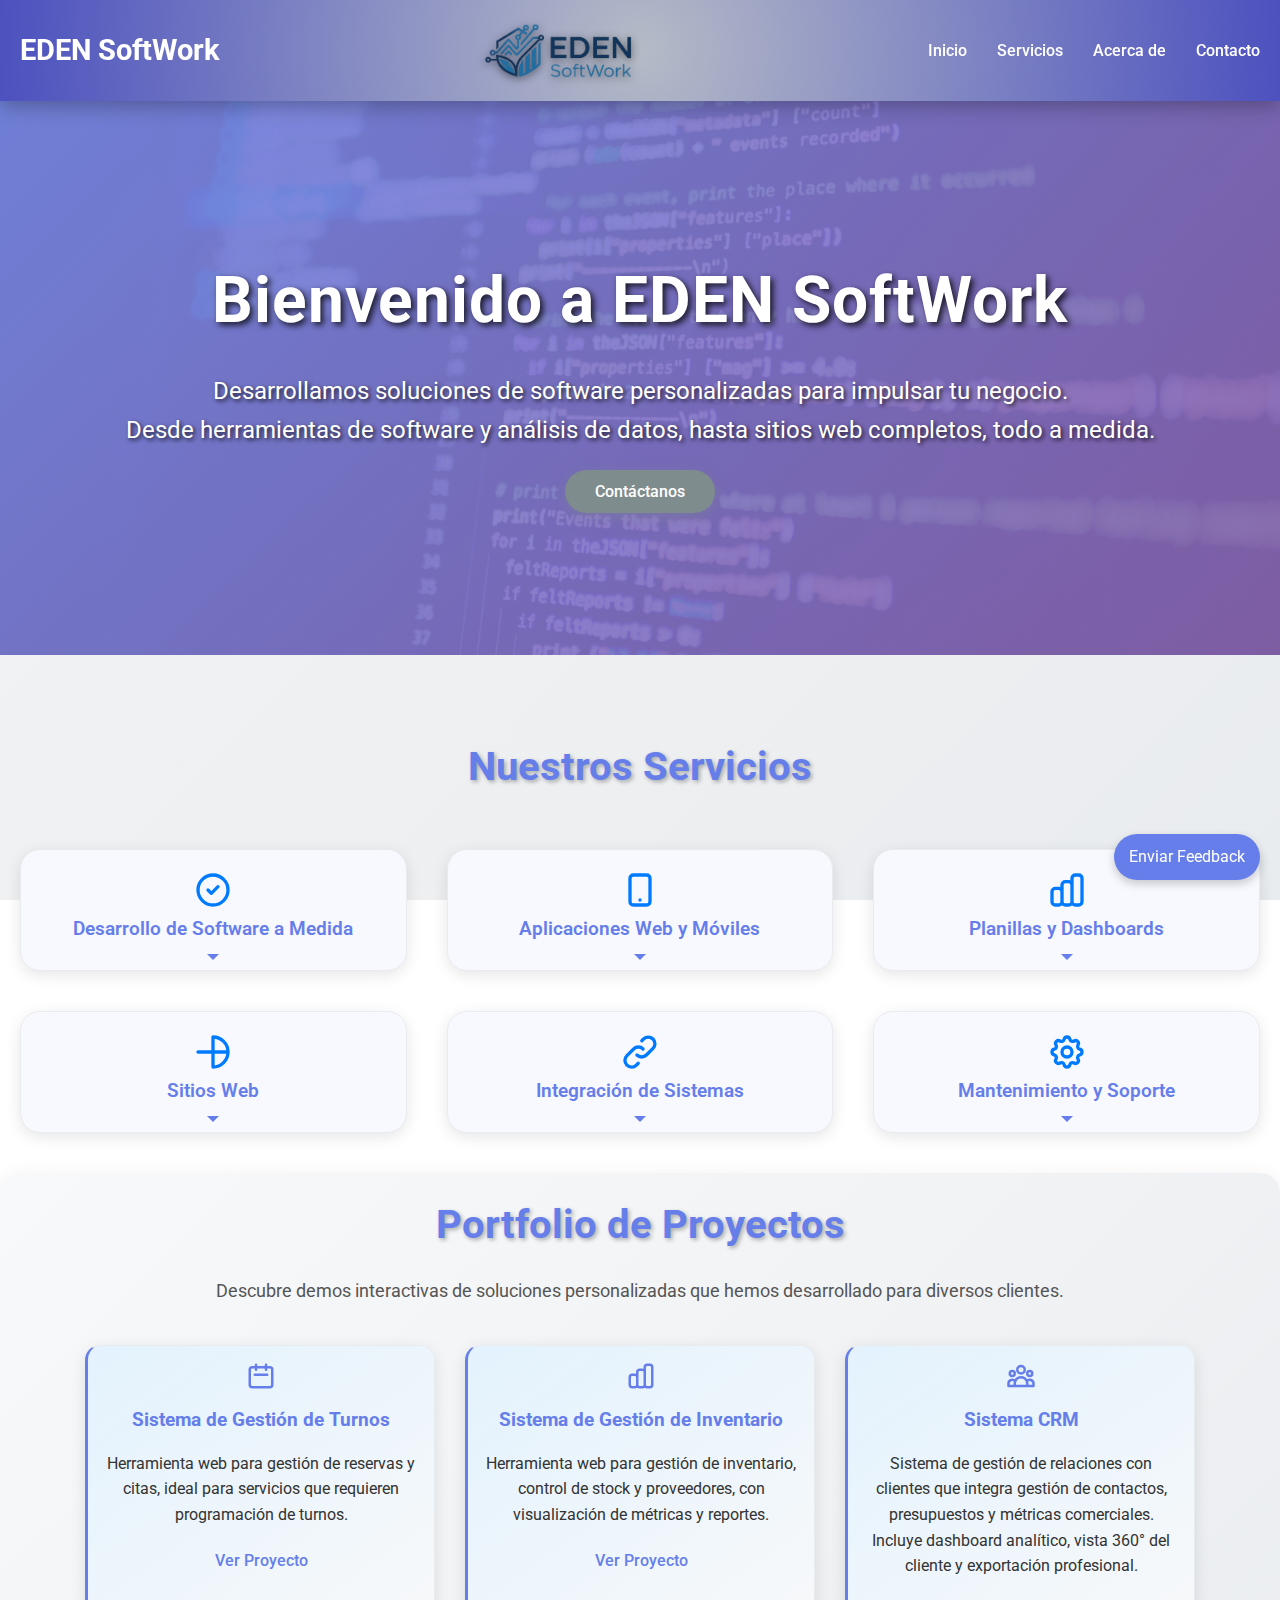
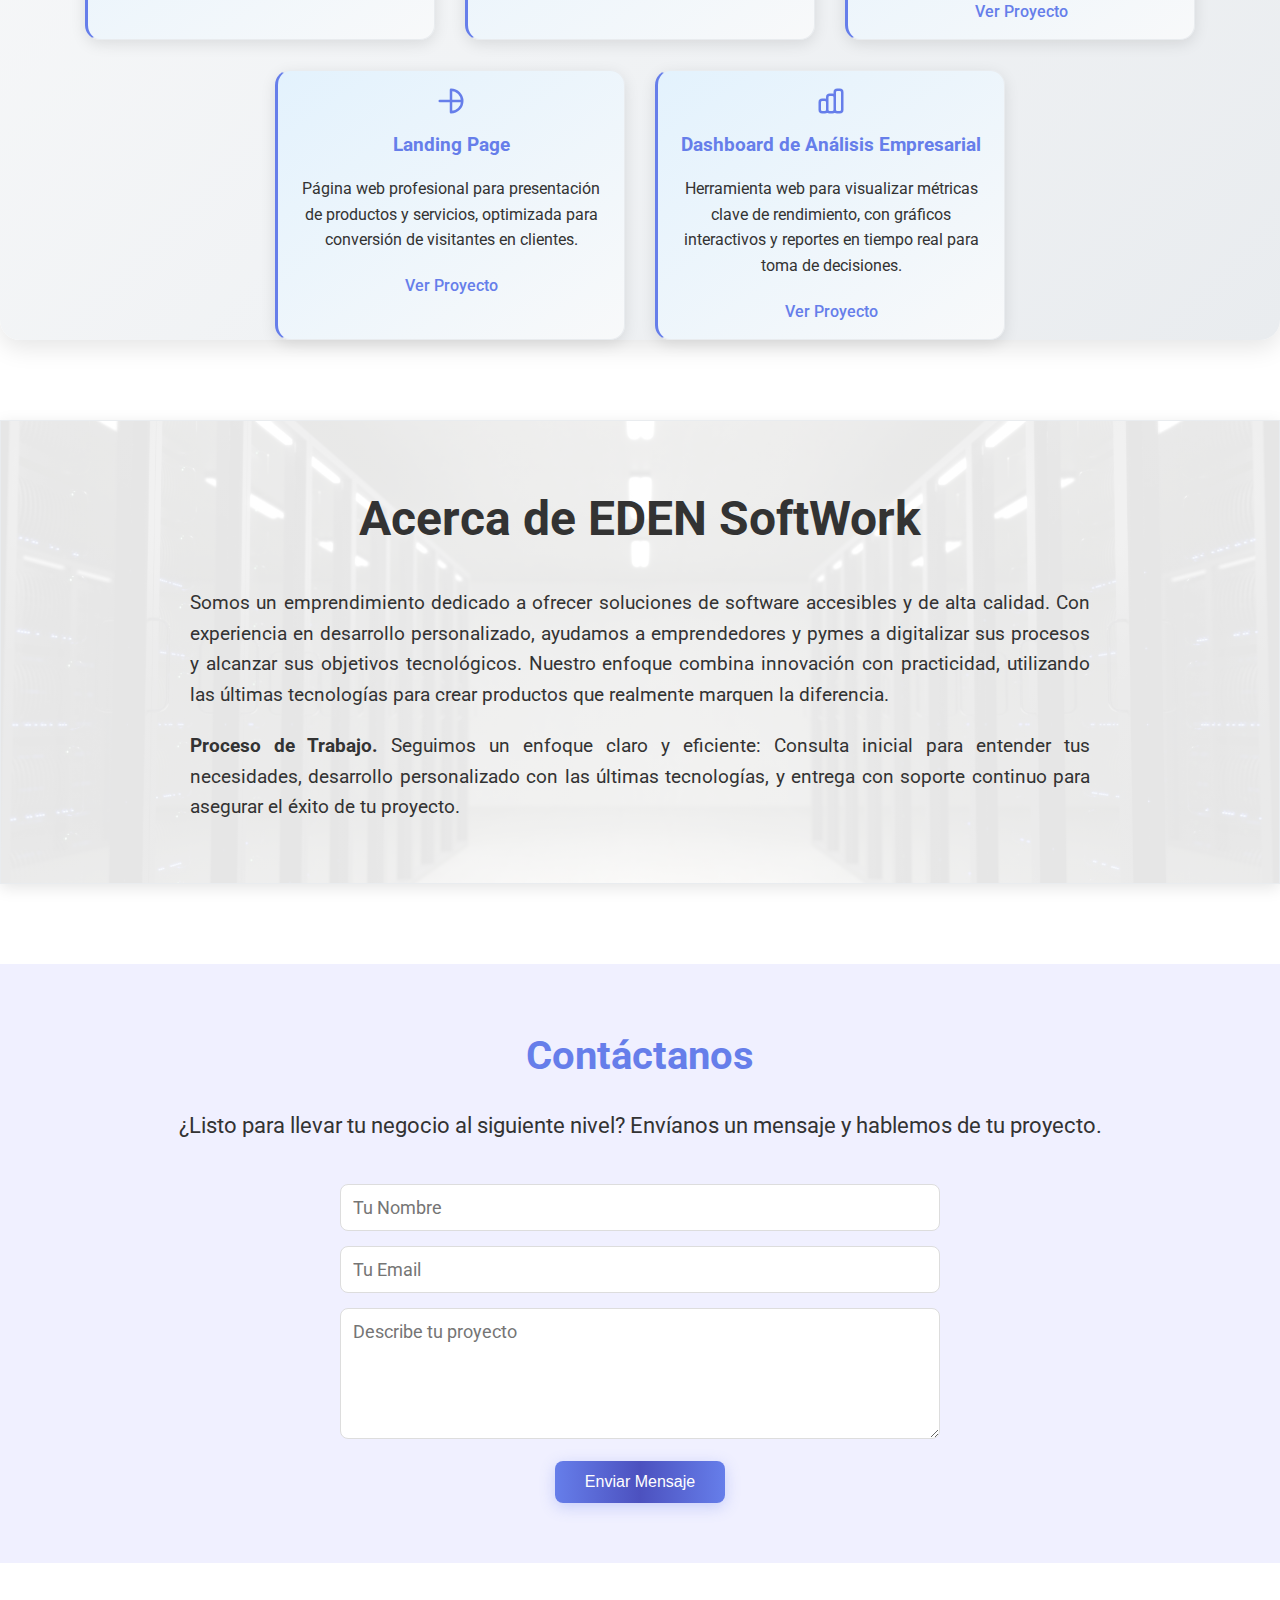
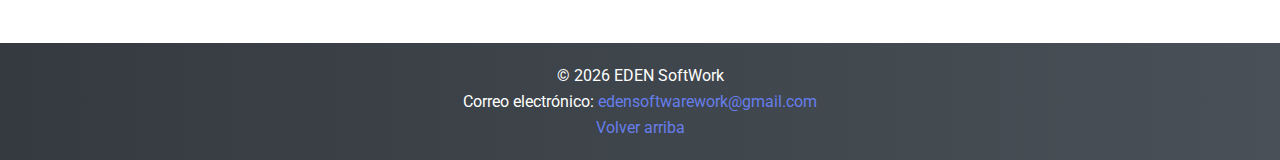
<file: index.html>
<!DOCTYPE html>
<html lang="es">
<head>
  <meta charset="UTF-8">
  <meta name="viewport" content="width=device-width, initial-scale=1.0">
  <title>EDEN SoftWork - Desarrollo de Soluciones de Software</title>
  <meta name="description" content="Desarrollo de soluciones digitales a medida para emprendedores y organizaciones que necesitan ordenar, automatizar o clarificar procesos de su negocio.">
  <link href="https://fonts.googleapis.com/css2?family=Roboto:wght@300;400;500;700&display=swap" rel="stylesheet">
  <link rel="stylesheet" href="styles.css">
  <link rel="icon" href="Images/logo_4.png" type="image/png">
</head>
<body>
  <header>
    <nav>
      <div class="logo">EDEN SoftWork</div>
      <img src="Images/logo_4.png" alt="EDEN SoftWork Logo" class="center-logo">
      <ul>
        <li><a href="#inicio">Inicio</a></li>
        <li class="dropdown">
          <a href="#servicios">Servicios</a>
          <ul class="dropdown-menu">
            <li><a href="#" id="nav-proyectos">Proyectos</a></li>
          </ul>
        </li>
        <li><a href="#acerca">Acerca de</a></li>
        <li><a href="#contacto">Contacto</a></li>
      </ul>
    </nav>
  </header>

  <section id="inicio" class="hero">
    <h1>Bienvenido a EDEN SoftWork</h1>
    <p>Desarrollamos soluciones de software personalizadas para impulsar tu negocio.<br>Desde herramientas de software y análisis de datos, hasta sitios web completos, todo a medida.</p>
    <a href="#contacto" class="btn">Contáctanos</a>
  </section>

  <section id="servicios">
    <h2 style="text-align: center; margin-bottom: 50px; color: #667eea; font-size: 2.5rem; font-weight: 700; text-shadow: 2px 2px 4px rgba(0,0,0,0.3);">Nuestros Servicios</h2>
    <div class="services">
      <div class="service-card">
        <svg class="service-icon" viewBox="0 0 24 24" fill="none" xmlns="http://www.w3.org/2000/svg"><path d="M9 12l2 2 4-4m6 2a9 9 0 11-18 0 9 9 0 0118 0z" stroke="#007bff" stroke-width="2" stroke-linecap="round" stroke-linejoin="round"/></svg>
        <h3>Desarrollo de Software a Medida</h3>
        <p>Desarrollo de herramientas personalizadas para automatizar procesos y mejorar la eficiencia en tu empresa. Ahorra tiempo y reduce errores con soluciones adaptadas a tus necesidades específicas.</p>
      </div>
      <div class="service-card">
        <svg class="service-icon" viewBox="0 0 24 24" fill="none" xmlns="http://www.w3.org/2000/svg"><path d="M12 18h.01M8 21h8a2 2 0 002-2V5a2 2 0 00-2-2H8a2 2 0 00-2 2v14a2 2 0 002 2z" stroke="#007bff" stroke-width="2" stroke-linecap="round" stroke-linejoin="round"/></svg>
        <h3>Aplicaciones Web y Móviles</h3>
        <p>Creamos aplicaciones web y móviles que resuelven problemas específicos de tu negocio. Accede a tu información desde cualquier lugar de forma fácil y segura.</p>
      </div>
      <div class="service-card">
        <svg class="service-icon" viewBox="0 0 24 24" fill="none" xmlns="http://www.w3.org/2000/svg"><path d="M9 19v-6a2 2 0 00-2-2H5a2 2 0 00-2 2v6a2 2 0 002 2h2a2 2 0 002-2zm0 0V9a2 2 0 012-2h2a2 2 0 012 2v10m-6 0a2 2 0 002 2h2a2 2 0 002-2m0 0V5a2 2 0 012-2h2a2 2 0 012 2v14a2 2 0 01-2 2h-2a2 2 0 01-2-2z" stroke="#007bff" stroke-width="2" stroke-linecap="round" stroke-linejoin="round"/></svg>
        <h3>Planillas y Dashboards</h3>
        <p>Diseñamos hojas de cálculo avanzadas y paneles de control visuales para analizar datos y generar informes. Te ayudamos a tomar mejores decisiones con información clara y automática.</p>
      </div>
      <div class="service-card">
        <svg class="service-icon" viewBox="0 0 24 24" fill="none" xmlns="http://www.w3.org/2000/svg"><path d="M21 12a9 9 0 01-9 9m9-9a9 9 0 00-9-9m9 9H3m9 9v-9m0-9v9" stroke="#007bff" stroke-width="2" stroke-linecap="round" stroke-linejoin="round"/></svg>
        <h3>Sitios Web</h3>
        <p>Creamos sitios web profesionales que se ven bien en cualquier dispositivo y están preparados para atraer visitantes. Mejora tu presencia en internet y conecta con más clientes.</p>
      </div>
      <div class="service-card">
        <svg class="service-icon" viewBox="0 0 24 24" fill="none" xmlns="http://www.w3.org/2000/svg"><path d="M13.828 10.172a4 4 0 00-5.656 0l-4 4a4 4 0 105.656 5.656l1.102-1.101m-.758-4.899a4 4 0 005.656 0l4-4a4 4 0 00-5.656-5.656l-1.1 1.1" stroke="#007bff" stroke-width="2" stroke-linecap="round" stroke-linejoin="round"/></svg>
        <h3>Integración de Sistemas</h3>
        <p>Conectamos tus sistemas y automatizamos procesos para una mejor integración digital. Simplifica tus tareas diarias y une tus herramientas favoritas sin problemas.</p>
      </div>
      <div class="service-card">
        <svg class="service-icon" viewBox="0 0 24 24" fill="none" xmlns="http://www.w3.org/2000/svg"><path d="M10.325 4.317c.426-1.756 2.924-1.756 3.35 0a1.724 1.724 0 002.573 1.066c1.543-.94 3.31.826 2.37 2.37a1.724 1.724 0 001.065 2.572c1.756.426 1.756 2.924 0 3.35a1.724 1.724 0 00-1.066 2.573c.94 1.543-.826 3.31-2.37 2.37a1.724 1.724 0 00-2.572 1.065c-.426 1.756-2.924 1.756-3.35 0a1.724 1.724 0 00-2.573-1.066c-1.543.94-3.31-.826-2.37-2.37a1.724 1.724 0 00-1.065-2.572c-1.756-.426-1.756-2.924 0-3.35a1.724 1.724 0 001.066-2.573c-.94-1.543.826-3.31 2.37-2.37.996.608 2.296.07 2.572-1.065z" stroke="#007bff" stroke-width="2" stroke-linecap="round" stroke-linejoin="round"/><path d="M15 12a3 3 0 11-6 0 3 3 0 016 0z" stroke="#007bff" stroke-width="2" stroke-linecap="round" stroke-linejoin="round"/></svg>
        <h3>Mantenimiento y Soporte</h3>
        <p>Ofrecemos cuidado continuo, actualizaciones y ayuda para mantener tus soluciones funcionando perfectamente. Tu software siempre estará al día y sin interrupciones.</p>
      </div>
    </div>

    <div id="portfolioSection" class="portfolio-section">
      <h2 style="text-align: center; margin-bottom: 20px; color: #667eea; font-size: 2.5rem; font-weight: 700; text-shadow: 2px 2px 4px rgba(0,0,0,0.3);">Portfolio de Proyectos</h2>
      <p style="text-align: center; margin-bottom: 40px; font-size: 1.1em; color: #555;">Descubre demos interactivas de soluciones personalizadas que hemos desarrollado para diversos clientes.</p>
      <div class="portfolio-grid">
        <div class="portfolio-item" data-href="portfolio/gestion-turnos/index.html">
          <svg class="portfolio-icon" viewBox="0 0 24 24" fill="none" xmlns="http://www.w3.org/2000/svg"><path d="M8 7V3m8 4V3m-9 8h10M5 21h14a2 2 0 002-2V7a2 2 0 00-2-2H5a2 2 0 00-2 2v12a2 2 0 002 2z" stroke="#667eea" stroke-width="2" stroke-linecap="round" stroke-linejoin="round"/></svg>
          <h3>Sistema de Gestión de Turnos</h3>
          <p>Herramienta web para gestión de reservas y citas, ideal para servicios que requieren programación de turnos.</p>
          <a href="portfolio/gestion-turnos/index.html" class="link-text">Ver Proyecto</a>
        </div>
        <div class="portfolio-item" data-href="portfolio/gestion-inventario/index.html">
          <svg class="portfolio-icon" viewBox="0 0 24 24" fill="none" xmlns="http://www.w3.org/2000/svg"><path d="M9 19v-6a2 2 0 00-2-2H5a2 2 0 00-2 2v6a2 2 0 002 2h2a2 2 0 002-2zm0 0V9a2 2 0 012-2h2a2 2 0 012 2v10m-6 0a2 2 0 002 2h2a2 2 0 002-2m0 0V5a2 2 0 012-2h2a2 2 0 012 2v14a2 2 0 01-2 2h-2a2 2 0 01-2-2z" stroke="#667eea" stroke-width="2" stroke-linecap="round" stroke-linejoin="round"/></svg>
          <h3>Sistema de Gestión de Inventario</h3>
          <p>Herramienta web para gestión de inventario, control de stock y proveedores, con visualización de métricas y reportes.</p>
          <a href="portfolio/gestion-inventario/index.html" class="link-text">Ver Proyecto</a>
        </div>
        <div class="portfolio-item" data-href="portfolio/gestion-crm/index.html">
          <svg class="portfolio-icon" viewBox="0 0 24 24" fill="none" xmlns="http://www.w3.org/2000/svg"><path d="M17 20h5v-2a3 3 0 00-5.356-1.857M17 20H7m10 0v-2c0-.656-.126-1.283-.356-1.857M7 20H2v-2a3 3 0 015.356-1.857M7 20v-2c0-.656.126-1.283.356-1.857m0 0a5.002 5.002 0 019.288 0M15 7a3 3 0 11-6 0 3 3 0 016 0zm6 3a2 2 0 11-4 0 2 2 0 014 0zM7 10a2 2 0 11-4 0 2 2 0 014 0z" stroke="#667eea" stroke-width="2" stroke-linecap="round" stroke-linejoin="round"/></svg>
          <h3>Sistema CRM</h3>
          <p>Sistema de gestión de relaciones con clientes que integra gestión de contactos, presupuestos y métricas comerciales. Incluye dashboard analítico, vista 360° del cliente y exportación profesional.</p>
          <a href="portfolio/gestion-crm/index.html" class="link-text">Ver Proyecto</a>
        </div>
        <div class="portfolio-item" data-href="portfolio/landing-page-ejemplo/index.html">
          <svg class="portfolio-icon" viewBox="0 0 24 24" fill="none" xmlns="http://www.w3.org/2000/svg"><path d="M21 12a9 9 0 01-9 9m9-9a9 9 0 00-9-9m9 9H3m9 9v-9m0-9v9" stroke="#667eea" stroke-width="2" stroke-linecap="round" stroke-linejoin="round"/></svg>
          <h3>Landing Page</h3>
          <p>Página web profesional para presentación de productos y servicios, optimizada para conversión de visitantes en clientes.</p>
          <a href="portfolio/landing-page-ejemplo/index.html" class="link-text">Ver Proyecto</a>
        </div>
        <div class="portfolio-item" data-href="portfolio/dashboard-negocio/index.html">
          <svg class="portfolio-icon" viewBox="0 0 24 24" fill="none" xmlns="http://www.w3.org/2000/svg"><path d="M9 19v-6a2 2 0 00-2-2H5a2 2 0 00-2 2v6a2 2 0 002 2h2a2 2 0 002-2zm0 0V9a2 2 0 012-2h2a2 2 0 012 2v10m-6 0a2 2 0 002 2h2a2 2 0 002-2m0 0V5a2 2 0 012-2h2a2 2 0 012 2v14a2 2 0 01-2 2h-2a2 2 0 01-2-2z" stroke="#667eea" stroke-width="2" stroke-linecap="round" stroke-linejoin="round"/></svg>
          <h3>Dashboard de Análisis Empresarial</h3>
          <p>Herramienta web para visualizar métricas clave de rendimiento, con gráficos interactivos y reportes en tiempo real para toma de decisiones.</p>
          <a href="portfolio/dashboard-negocio/index.html" class="link-text">Ver Proyecto</a>
        </div>
      </div>
    </div>
  </section>

  <section id="acerca" class="about">
    <h2 style="margin-bottom: 30px;">Acerca de EDEN SoftWork</h2>
    <p style="text-align: justify; max-width: 800px; margin: 0 auto 20px;">Somos un emprendimiento dedicado a ofrecer soluciones de software accesibles y de alta calidad. Con experiencia en desarrollo personalizado, ayudamos a emprendedores y pymes a digitalizar sus procesos y alcanzar sus objetivos tecnológicos. Nuestro enfoque combina innovación con practicidad, utilizando las últimas tecnologías para crear productos que realmente marquen la diferencia.</p>
    <p style="text-align: justify; max-width: 800px; margin: 0 auto;"><strong>Proceso de Trabajo.</strong> Seguimos un enfoque claro y eficiente: Consulta inicial para entender tus necesidades, desarrollo personalizado con las últimas tecnologías, y entrega con soporte continuo para asegurar el éxito de tu proyecto.</p>
  </section>

  <section id="contacto" class="contact">
    <h2>Contáctanos</h2>
    <p>¿Listo para llevar tu negocio al siguiente nivel? Envíanos un mensaje y hablemos de tu proyecto.</p>
    <form action="https://formspree.io/f/mbddgbwk" method="POST" id="contactForm">
      <input type="text" name="name" placeholder="Tu Nombre" required>
      <input type="email" name="email" placeholder="Tu Email" required id="email">
      <textarea name="message" rows="5" placeholder="Describe tu proyecto" required></textarea>
      <input type="hidden" name="_next" value="https://edensoftwork.com" />
      <button type="submit">Enviar Mensaje</button>
    </form>
  </section>

  <footer>
    <p>&copy; 2026 EDEN SoftWork</p>
    <p>Correo electrónico: <a href="mailto:edensoftwarework@gmail.com" style="color: #667eea; text-decoration: none;">edensoftwarework@gmail.com</a></p>
    <p><a href="#inicio" style="color: #667eea; text-decoration: none;">Volver arriba</a></p>
  </footer>

  <div id="feedbackBtn" style="position: fixed; bottom: 20px; right: 20px; background: #667eea; color: white; border: none; padding: 10px 15px; border-radius: 50px; cursor: pointer; box-shadow: 0 4px 10px rgba(0,0,0,0.2);">Enviar Feedback</div>

  <script>

    // Custom smooth scroll function
    function smoothScrollTo(target, duration = 2000) {
      const headerHeight = document.querySelector('header').offsetHeight;
      const targetPosition = target.getBoundingClientRect().top + window.pageYOffset - headerHeight;
      const startPosition = window.pageYOffset;
      const distance = targetPosition - startPosition;
      let startTime = null;

      function animation(currentTime) {
        if (startTime === null) startTime = currentTime;
        const timeElapsed = currentTime - startTime;
        const run = ease(timeElapsed, startPosition, distance, duration);
        window.scrollTo(0, run);
        if (timeElapsed < duration) requestAnimationFrame(animation);
      }

      function ease(t, b, c, d) {
        t /= d / 2;
        if (t < 1) return c / 2 * t * t + b;
        t--;
        return -c / 2 * (t * (t - 2) - 1) + b;
      }

      requestAnimationFrame(animation);
    }

    // Smooth scrolling for navigation links
    document.querySelectorAll('a[href^="#"]').forEach(anchor => {
      anchor.addEventListener('click', function (e) {
        e.preventDefault();
        const target = document.querySelector(this.getAttribute('href'));
        smoothScrollTo(target, 1000);
      });
    });

    // Parallax effect for hero
    window.addEventListener('scroll', function() {
      const hero = document.querySelector('.hero');
      const scrolled = window.pageYOffset;
      hero.style.backgroundPositionY = -(scrolled * 0.5) + 'px';
    });

    // Form validation
    document.getElementById('contactForm').addEventListener('submit', function(e) {
      const email = document.getElementById('email').value;
      const emailRegex = /^[^\s@]+@[^\s@]+\.[^\s@]+$/;
      if (!emailRegex.test(email)) {
        alert('Por favor, ingresa un email válido.');
        e.preventDefault();
      }
    });

    // Feedback button
    document.getElementById('feedbackBtn').addEventListener('click', () => {
      const target = document.querySelector('#contacto');
      smoothScrollTo(target, 1000);
    });

    // Handle nav proyectos click
    document.getElementById('nav-proyectos').addEventListener('click', function(e) {
      e.preventDefault();
      // Scroll directly to portfolio section
      const portfolioTarget = document.getElementById('portfolioSection');
      smoothScrollTo(portfolioTarget, 1000);
    });

    // Make portfolio items clickable
    document.querySelectorAll('.portfolio-item').forEach(item => {
      item.addEventListener('click', function() {
        const href = this.getAttribute('data-href');
        if (href) {
          window.open(href, '_blank');
        }
      });
    });

    // Handle link-text clicks to prevent navigation and open in new tab
    document.querySelectorAll('.link-text').forEach(link => {
      link.addEventListener('click', function(e) {
        e.preventDefault();
        e.stopPropagation();
        const href = this.getAttribute('href');
        if (href) {
          window.open(href, '_blank');
        }
      });
    });

    // Row-based hover for service cards
    const serviceCards = document.querySelectorAll('.service-card');
    let rowExpanded = [false, false]; // State for each row

    function showRow(row) {
      const start = row * 3;
      const end = start + 3;
      for (let i = start; i < end; i++) {
        const p = serviceCards[i].querySelector('p');
        p.style.opacity = '1';
        p.style.maxHeight = '300px';
      }
    }

    function hideRow(row) {
      const start = row * 3;
      const end = start + 3;
      for (let i = start; i < end; i++) {
        const p = serviceCards[i].querySelector('p');
        p.style.opacity = '0';
        p.style.maxHeight = '0';
      }
    }

    serviceCards.forEach((card, index) => {
      const row = Math.floor(index / 3);
      card.addEventListener('mouseenter', () => {
        if (!rowExpanded[row]) {
          showRow(row);
        }
      });
      card.addEventListener('mouseleave', () => {
        if (!rowExpanded[row]) {
          hideRow(row);
        }
      });
      card.addEventListener('click', () => {
        rowExpanded[row] = !rowExpanded[row];
        const start = row * 3;
        const end = start + 3;
        if (rowExpanded[row]) {
          showRow(row);
          for (let i = start; i < end; i++) {
            serviceCards[i].classList.add('selected');
          }
        } else {
          hideRow(row);
          for (let i = start; i < end; i++) {
            serviceCards[i].classList.remove('selected');
          }
        }
      });
    });
  </script>
</body>
</html>
</file>
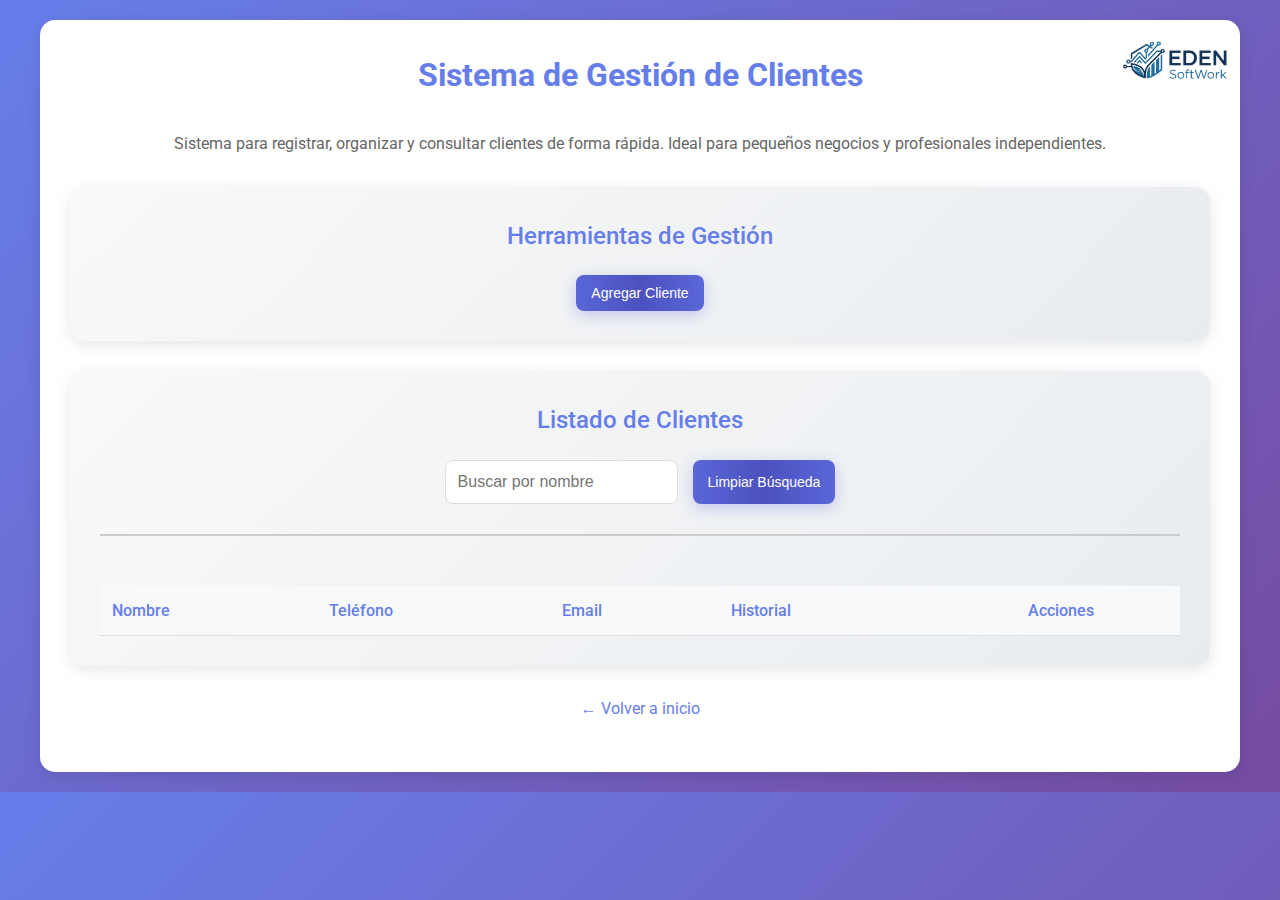
<file: portfolio/gestion-clientes/index.html>
<!DOCTYPE html>
<html lang="es">
<head>
  <meta charset="UTF-8">
  <meta name="viewport" content="width=device-width, initial-scale=1.0">
  <title>Sistema de Gestión de Clientes - EDEN SoftWork</title>
  <link href="https://fonts.googleapis.com/css2?family=Roboto:wght@300;400;500;700&display=swap" rel="stylesheet">
  <link rel="stylesheet" href="../../styles.css">
  <link rel="stylesheet" href="styles.css">
</head>
<body>
  <div class="container">
    <img src="logo_4.png" class="small-logo" alt="EDEN SoftWork Logo">
    <h1>Sistema de Gestión de Clientes</h1>
    <p>Sistema para registrar, organizar y consultar clientes de forma rápida. Ideal para pequeños negocios y profesionales independientes.</p>

    <!-- Sección de Gestión -->
    <div class="management-section">
      <h3>Herramientas de Gestión</h3>
      <div class="management-buttons">
        <button id="add-client-btn">Agregar Cliente</button>
      </div>
    </div>

    <!-- Sección de Clientes -->
    <div class="clients-section">
      <h3>Listado de Clientes</h3>

      <!-- Búsqueda -->
      <div class="filters">
        <input type="text" id="search" placeholder="Buscar por nombre">
        <button id="clear-search">Limpiar Búsqueda</button>
      </div>

      <hr style="border: none; height: 2px; background: #ccc; margin: 30px 0;">

      <!-- Tabla de Clientes -->
      <div class="clients-table">
        <table id="clients-table">
          <thead>
            <tr>
              <th>Nombre</th>
              <th>Teléfono</th>
              <th>Email</th>
              <th>Historial</th>
              <th class="acciones-header">Acciones</th>
            </tr>
          </thead>
          <tbody id="clients-tbody">
            <!-- Clientes se agregarán aquí -->
          </tbody>
        </table>
      </div>
    </div>

    <!-- Modales -->
    <div id="client-modal" class="modal">
      <div class="modal-content">
        <span class="close" id="client-close">&times;</span>
        <h3 id="modal-title">Agregar Cliente</h3>
        <form id="client-form">
          <input type="text" id="client-name" placeholder="Nombre" required>
          <input type="tel" id="client-phone" placeholder="Teléfono">
          <input type="email" id="client-email" placeholder="Email">
          <textarea id="client-note" placeholder="Agregar nueva nota (opcional)"></textarea>
          <label><input type="checkbox" id="note-priority"> Marcar como nota importante</label>
          <div id="notes-history" style="display: none;">
            <h4>Historial de Notas</h4>
            <ul id="notes-list"></ul>
          </div>
          <button type="submit" id="submit-client-btn">Guardar Cliente</button>
          <button type="button" id="cancel-client">Cancelar</button>
        </form>
      </div>
    </div>

    <div id="message-modal" class="message-modal">
      <div class="message-content">
        <span class="message-close">&times;</span>
        <p id="message-text"></p>
      </div>
    </div>

    <div id="history-modal" class="modal">
      <div class="modal-content">
        <span class="close" id="history-close">&times;</span>
        <h3 id="history-title" style="text-align: center; margin-bottom: 30px;">Historial</h3>
        <div style="margin-bottom: 20px; display: flex; justify-content: center; align-items: center; gap: 25px; flex-wrap: wrap;">
          <span id="sort-toggle" style="cursor: pointer; font-size: 16px; color: #667eea;">Ascendente ↑</span>
          <label for="history-filter-date">Filtrar por fecha:</label>
          <input type="date" id="history-filter-date">
          <button id="clear-history-filter">Limpiar</button>
        </div>
        <ul id="history-list"></ul>
      </div>
    </div>

    <p style="text-align: center; margin-top: 30px;"><a href="../../index.html" style="color: #667eea; text-decoration: none; font-size: 16px;">← Volver a inicio</a></p>
  </div>

  <script src="script.js"></script>
</body>
</html>
</file>
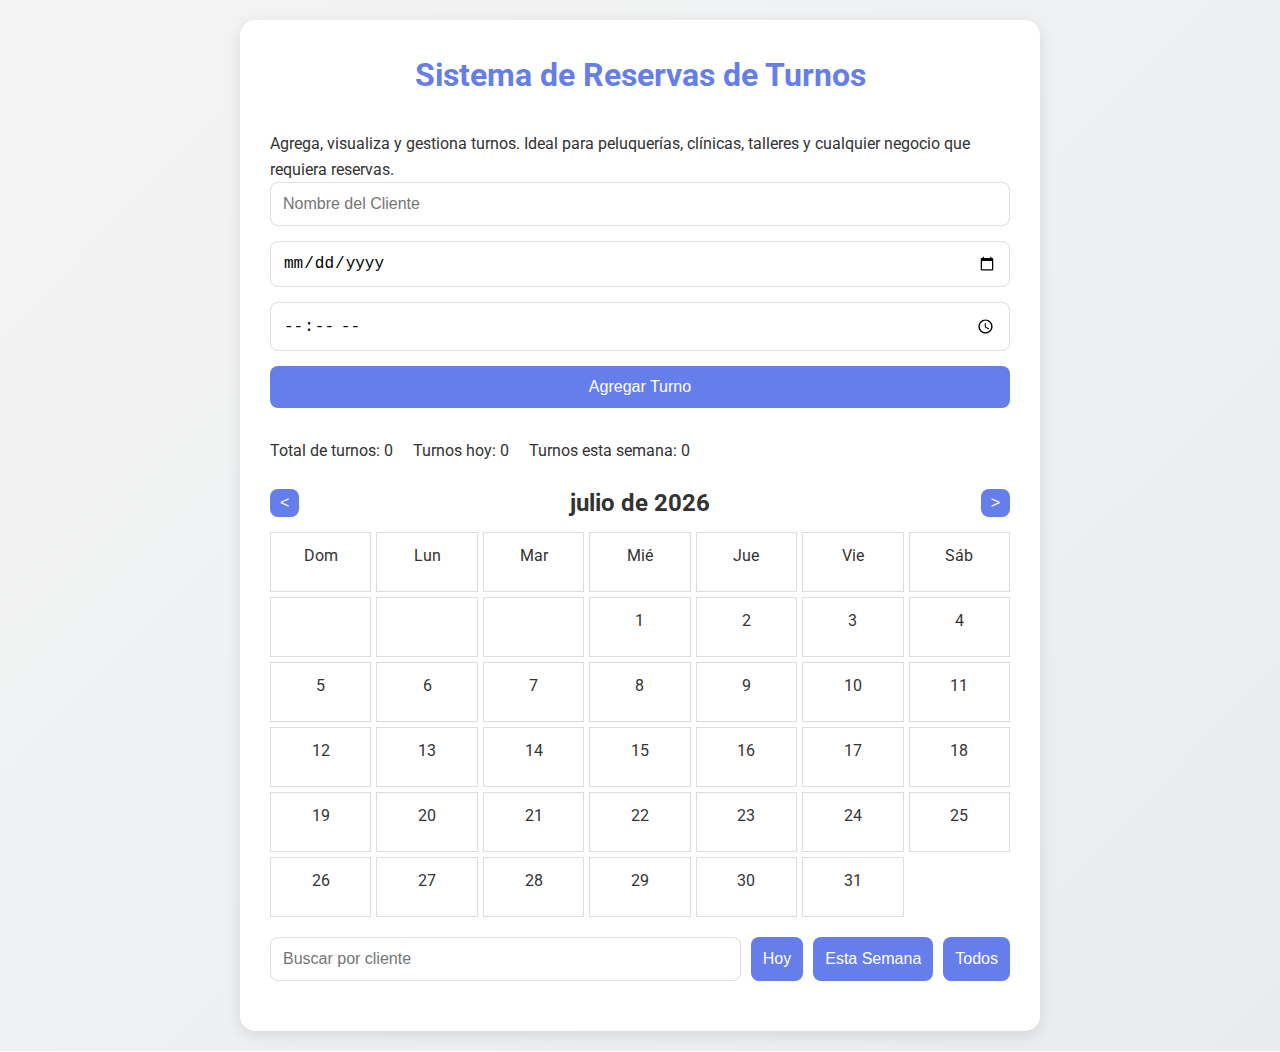
<file: portfolio/gestion-turnos/index.html>
<!DOCTYPE html>
<html lang="es">
<head>
  <meta charset="UTF-8">
  <meta name="viewport" content="width=device-width, initial-scale=1.0">
  <title>Sistema de Reservas de Turnos - EDEN SoftWork</title>
  <link href="https://fonts.googleapis.com/css2?family=Roboto:wght@300;400;500;700&display=swap" rel="stylesheet">
  <link rel="stylesheet" href="../../styles.css">
  <style>
    body {
      background: linear-gradient(135deg, #f4f4f4 0%, #e9ecef 100%);
      font-family: 'Roboto', sans-serif;
      margin: 0;
      padding: 20px;
    }
    .container {
      max-width: 800px;
      margin: 0 auto;
      background: white;
      padding: 30px;
      border-radius: 15px;
      box-shadow: 0 4px 15px rgba(0,0,0,0.1);
    }
    h1 {
      text-align: center;
      color: #667eea;
      margin-bottom: 30px;
    }
    form {
      display: flex;
      flex-direction: column;
      gap: 15px;
      margin-bottom: 30px;
    }
    input, button {
      padding: 12px;
      border: 1px solid #ddd;
      border-radius: 8px;
      font-size: 16px;
    }
    button {
      background: #667eea;
      color: white;
      border: none;
      cursor: pointer;
      transition: background 0.3s;
    }
    button:hover {
      background: #5a67d8;
    }
    .appointments {
      margin-top: 30px;
    }
    .appointment {
      background: #f8f9fa;
      padding: 15px;
      border-radius: 8px;
      margin-bottom: 10px;
      display: flex;
      justify-content: space-between;
      align-items: center;
    }
    .delete-btn {
      background: #e53e3e;
      color: white;
      border: none;
      padding: 5px 10px;
      border-radius: 5px;
      cursor: pointer;
    }
    .delete-btn:hover {
      background: #c53030;
    }
    .edit-btn {
      background: #ffa500;
      color: white;
      border: none;
      padding: 5px 10px;
      border-radius: 5px;
      cursor: pointer;
      margin-right: 5px;
    }
    .edit-btn:hover {
      background: #e69500;
    }
    .filters {
      margin: 20px 0;
      display: flex;
      gap: 10px;
      flex-wrap: wrap;
    }
    .filters input {
      flex: 1;
      min-width: 200px;
    }
    .stats {
      margin: 20px 0;
      display: flex;
      gap: 20px;
      flex-wrap: wrap;
    }
    .calendar {
      margin: 20px 0;
    }
    #calendar {
      display: grid;
      grid-template-columns: repeat(7, 1fr);
      gap: 5px;
      margin-top: 10px;
    }
    .calendar-day {
      padding: 10px;
      border: 1px solid #ddd;
      text-align: center;
      min-height: 60px;
    }
    .calendar-day.has-appointments {
      background: #e3f2fd;
    }
    .calendar-day.past {
      background: #f5f5f5;
      color: #999;
    }
    .calendar-header {
      display: flex;
      justify-content: space-between;
      align-items: center;
      margin-bottom: 10px;
    }
    .calendar-header button {
      background: #667eea;
      color: white;
      border: none;
      padding: 5px 10px;
      cursor: pointer;
    }
    .modal {
      display: none;
      position: fixed;
      z-index: 1;
      left: 0;
      top: 0;
      width: 100%;
      height: 100%;
      background-color: rgba(0,0,0,0.4);
    }
    .modal-content {
      background-color: #fefefe;
      margin: 15% auto;
      padding: 20px;
      border: 1px solid #888;
      width: 80%;
      max-width: 500px;
    }
    .close {
      color: #aaa;
      float: right;
      font-size: 28px;
      font-weight: bold;
      cursor: pointer;
    }
    .close:hover {
      color: black;
    }
    .back-link {
      display: block;
      text-align: center;
      margin-top: 20px;
      color: #667eea;
      text-decoration: none;
    }
    .back-link:hover {
      text-decoration: underline;
    }
  </style>
</head>
<body>
  <div class="container">
    <h1>Sistema de Reservas de Turnos</h1>
    <p>Agrega, visualiza y gestiona turnos. Ideal para peluquerías, clínicas, talleres y cualquier negocio que requiera reservas.</p>
    <form id="appointment-form">
      <input type="text" id="client" placeholder="Nombre del Cliente" required>
      <input type="date" id="date" required>
      <input type="time" id="time" required>
      <button type="submit" id="submit-btn">Agregar Turno</button>
    </form>
    <div class="stats">
      <p id="stats-total">Total de turnos: 0</p>
      <p id="stats-today">Turnos hoy: 0</p>
      <p id="stats-week">Turnos esta semana: 0</p>
    </div>
    <div class="calendar">
      <div class="calendar-header">
        <button id="prev-month">&lt;</button>
        <h2 id="calendar-title">Calendario de Turnos</h2>
        <button id="next-month">&gt;</button>
      </div>
      <div id="calendar"></div>
    </div>
    <div class="filters">
      <input type="text" id="search" placeholder="Buscar por cliente">
      <button id="filter-today">Hoy</button>
      <button id="filter-week">Esta Semana</button>
      <button id="filter-all">Todos</button>
    </div>
    <div class="appointments" id="appointments-list">
      <h2>Turnos Agendados</h2>
      <!-- Citas se agregarán aquí -->
    </div>
    <div id="day-modal" class="modal">
      <div class="modal-content">
        <span class="close">&times;</span>
        <h3 id="modal-date"></h3>
        <ul id="modal-appointments"></ul>
      </div>
    </div>

  <script>
    const form = document.getElementById('appointment-form');
    const appointmentsList = document.getElementById('appointments-list');
    const searchInput = document.getElementById('search');
    const filterToday = document.getElementById('filter-today');
    const filterWeek = document.getElementById('filter-week');
    const filterAll = document.getElementById('filter-all');
    const statsTotal = document.getElementById('stats-total');
    const statsToday = document.getElementById('stats-today');
    const statsWeek = document.getElementById('stats-week');
    const calendarTitle = document.getElementById('calendar-title');
    const prevMonth = document.getElementById('prev-month');
    const nextMonth = document.getElementById('next-month');
    const calendar = document.getElementById('calendar');
    const modal = document.getElementById('day-modal');
    const modalDate = document.getElementById('modal-date');
    const modalAppointments = document.getElementById('modal-appointments');
    const closeModal = document.querySelector('.close');
    let currentYear = new Date().getFullYear();
    let currentMonth = new Date().getMonth();
    let appointments = JSON.parse(localStorage.getItem('appointments')) || [];
    let filteredAppointments = [...appointments];
    let editingIndex = null;
    let isFiltered = false;

    function renderAppointments(list = filteredAppointments) {
      if (!isFiltered) {
        appointmentsList.style.display = 'none';
        return;
      }
      appointmentsList.style.display = 'block';
      const ul = appointmentsList.querySelector('ul') || document.createElement('ul');
      ul.innerHTML = '';
      if (list.length === 0) {
        appointmentsList.innerHTML = '<h2>Turnos Agendados</h2><p>No hay turnos que coincidan con la búsqueda.</p>';
        return;
      }
      list.forEach((appt, index) => {
        const li = document.createElement('li');
        li.className = 'appointment';
        li.innerHTML = `
          <span>${appt.client} - ${appt.date} ${appt.time}</span>
          <button class="edit-btn" onclick="editAppointment(${appointments.indexOf(appt)})">Editar</button>
          <button class="delete-btn" onclick="deleteAppointment(${appointments.indexOf(appt)})">Eliminar</button>
        `;
        ul.appendChild(li);
      });
      appointmentsList.innerHTML = '<h2>Turnos Agendados</h2>';
      appointmentsList.appendChild(ul);
    }

    function updateStats() {
      const total = appointments.length;
      const today = new Date().toISOString().split('T')[0];
      const todayCount = appointments.filter(appt => appt.date === today).length;
      const weekStart = new Date();
      weekStart.setDate(weekStart.getDate() - weekStart.getDay());
      const weekEnd = new Date(weekStart);
      weekEnd.setDate(weekEnd.getDate() + 6);
      const weekCount = appointments.filter(appt => {
        const apptDate = new Date(appt.date);
        return apptDate >= weekStart && apptDate <= weekEnd;
      }).length;
      statsTotal.textContent = `Total de turnos: ${total}`;
      statsToday.textContent = `Turnos hoy: ${todayCount}`;
      statsWeek.textContent = `Turnos esta semana: ${weekCount}`;
    }

    function renderCalendar() {
      calendar.innerHTML = '';
      const now = new Date();
      const year = currentYear;
      const month = currentMonth;
      const firstDay = new Date(year, month, 1).getDay();
      const daysInMonth = new Date(year, month + 1, 0).getDate();
      calendarTitle.textContent = `${new Date(year, month).toLocaleString('es', { month: 'long', year: 'numeric' })}`;

      // Días de la semana
      const days = ['Dom', 'Lun', 'Mar', 'Mié', 'Jue', 'Vie', 'Sáb'];
      days.forEach(day => {
        const header = document.createElement('div');
        header.className = 'calendar-day';
        header.textContent = day;
        calendar.appendChild(header);
      });

      // Espacios vacíos
      for (let i = 0; i < firstDay; i++) {
        const empty = document.createElement('div');
        empty.className = 'calendar-day';
        calendar.appendChild(empty);
      }

      // Días del mes
      for (let day = 1; day <= daysInMonth; day++) {
        const dayDiv = document.createElement('div');
        dayDiv.className = 'calendar-day';
        dayDiv.textContent = day;
        const dateStr = `${year}-${String(month + 1).padStart(2, '0')}-${String(day).padStart(2, '0')}`;
        const hasAppointments = appointments.some(appt => appt.date === dateStr);
        const isPast = new Date(dateStr) < new Date(now.toDateString());
        if (hasAppointments) {
          dayDiv.classList.add('has-appointments');
        }
        if (isPast && hasAppointments) {
          dayDiv.classList.add('past');
        }
        dayDiv.addEventListener('click', () => showDayAppointments(dateStr));
        calendar.appendChild(dayDiv);
      }
    }

    function filterAppointments(filter = 'all') {
      const now = new Date();
      const today = now.toISOString().split('T')[0];
      if (filter === 'today') {
        filteredAppointments = appointments.filter(appt => appt.date === today);
        isFiltered = true;
      } else if (filter === 'week') {
        const weekStart = new Date(now);
        weekStart.setDate(now.getDate() - now.getDay());
        const weekEnd = new Date(weekStart);
        weekEnd.setDate(weekEnd.getDate() + 6);
        filteredAppointments = appointments.filter(appt => {
          const apptDate = new Date(appt.date);
          return apptDate >= weekStart && apptDate <= weekEnd;
        });
        isFiltered = true;
      } else {
        filteredAppointments = [...appointments];
        isFiltered = false;
      }
      const searchTerm = searchInput.value.toLowerCase();
      if (searchTerm) {
        filteredAppointments = filteredAppointments.filter(appt => appt.client.toLowerCase().includes(searchTerm));
        isFiltered = true;
      }
      renderAppointments();
    }

    function showDayAppointments(dateStr) {
      const dayAppointments = appointments.filter(appt => appt.date === dateStr).sort((a, b) => a.time.localeCompare(b.time));
      modalDate.textContent = `Turnos para ${new Date(dateStr).toLocaleDateString('es')}`;
      modalAppointments.innerHTML = '';
      if (dayAppointments.length === 0) {
        modalAppointments.innerHTML = '<li>No hay turnos este día.</li>';
      } else {
        dayAppointments.forEach((appt, index) => {
          const li = document.createElement('li');
          li.innerHTML = `
            <span>${appt.time} - ${appt.client}</span>
            <button class="edit-btn" onclick="editAppointmentFromModal('${dateStr}', ${index})">Editar</button>
            <button class="delete-btn" onclick="deleteAppointmentFromModal('${dateStr}', ${index})">Eliminar</button>
          `;
          modalAppointments.appendChild(li);
        });
      }
      modal.style.display = 'block';
    }

    closeModal.addEventListener('click', () => modal.style.display = 'none');
    window.addEventListener('click', (e) => {
      if (e.target === modal) modal.style.display = 'none';
    });

    prevMonth.addEventListener('click', () => {
      currentMonth--;
      if (currentMonth < 0) {
        currentMonth = 11;
        currentYear--;
      }
      renderCalendar();
    });

    nextMonth.addEventListener('click', () => {
      currentMonth++;
      if (currentMonth > 11) {
        currentMonth = 0;
        currentYear++;
      }
      renderCalendar();
    });

    form.addEventListener('submit', (e) => {
      e.preventDefault();
      const client = document.getElementById('client').value;
      const date = document.getElementById('date').value;
      const time = document.getElementById('time').value;
      const now = new Date();
      const selectedDateTime = new Date(`${date}T${time}`);
      if (selectedDateTime <= now) {
        alert('No puedes agendar turnos en fechas u horas pasadas.');
        return;
      }
      if (editingIndex !== null) {
        appointments[editingIndex] = { client, date, time };
        editingIndex = null;
        document.getElementById('submit-btn').textContent = 'Agregar Turno';
      } else {
        appointments.push({ client, date, time });
      }
      localStorage.setItem('appointments', JSON.stringify(appointments));
      form.reset();
      filterAppointments();
      updateStats();
      renderCalendar();
    });

    searchInput.addEventListener('input', () => filterAppointments());
    filterToday.addEventListener('click', () => filterAppointments('today'));
    filterWeek.addEventListener('click', () => filterAppointments('week'));
    filterAll.addEventListener('click', () => filterAppointments('all'));

    function deleteAppointment(index) {
      appointments.splice(index, 1);
      localStorage.setItem('appointments', JSON.stringify(appointments));
      filterAppointments();
      updateStats();
      renderCalendar();
    }

    function editAppointmentFromModal(dateStr, index) {
      const dayAppointments = appointments.filter(appt => appt.date === dateStr).sort((a, b) => a.time.localeCompare(b.time));
      const appt = dayAppointments[index];
      const globalIndex = appointments.indexOf(appt);
      editAppointment(globalIndex);
      modal.style.display = 'none';
    }

    function deleteAppointmentFromModal(dateStr, index) {
      const dayAppointments = appointments.filter(appt => appt.date === dateStr).sort((a, b) => a.time.localeCompare(b.time));
      const appt = dayAppointments[index];
      const globalIndex = appointments.indexOf(appt);
      deleteAppointment(globalIndex);
      modal.style.display = 'none';
    }

    // Inicializar
    filterAppointments();
    updateStats();
    renderCalendar();
  </script>
</body>
</html>
</file>
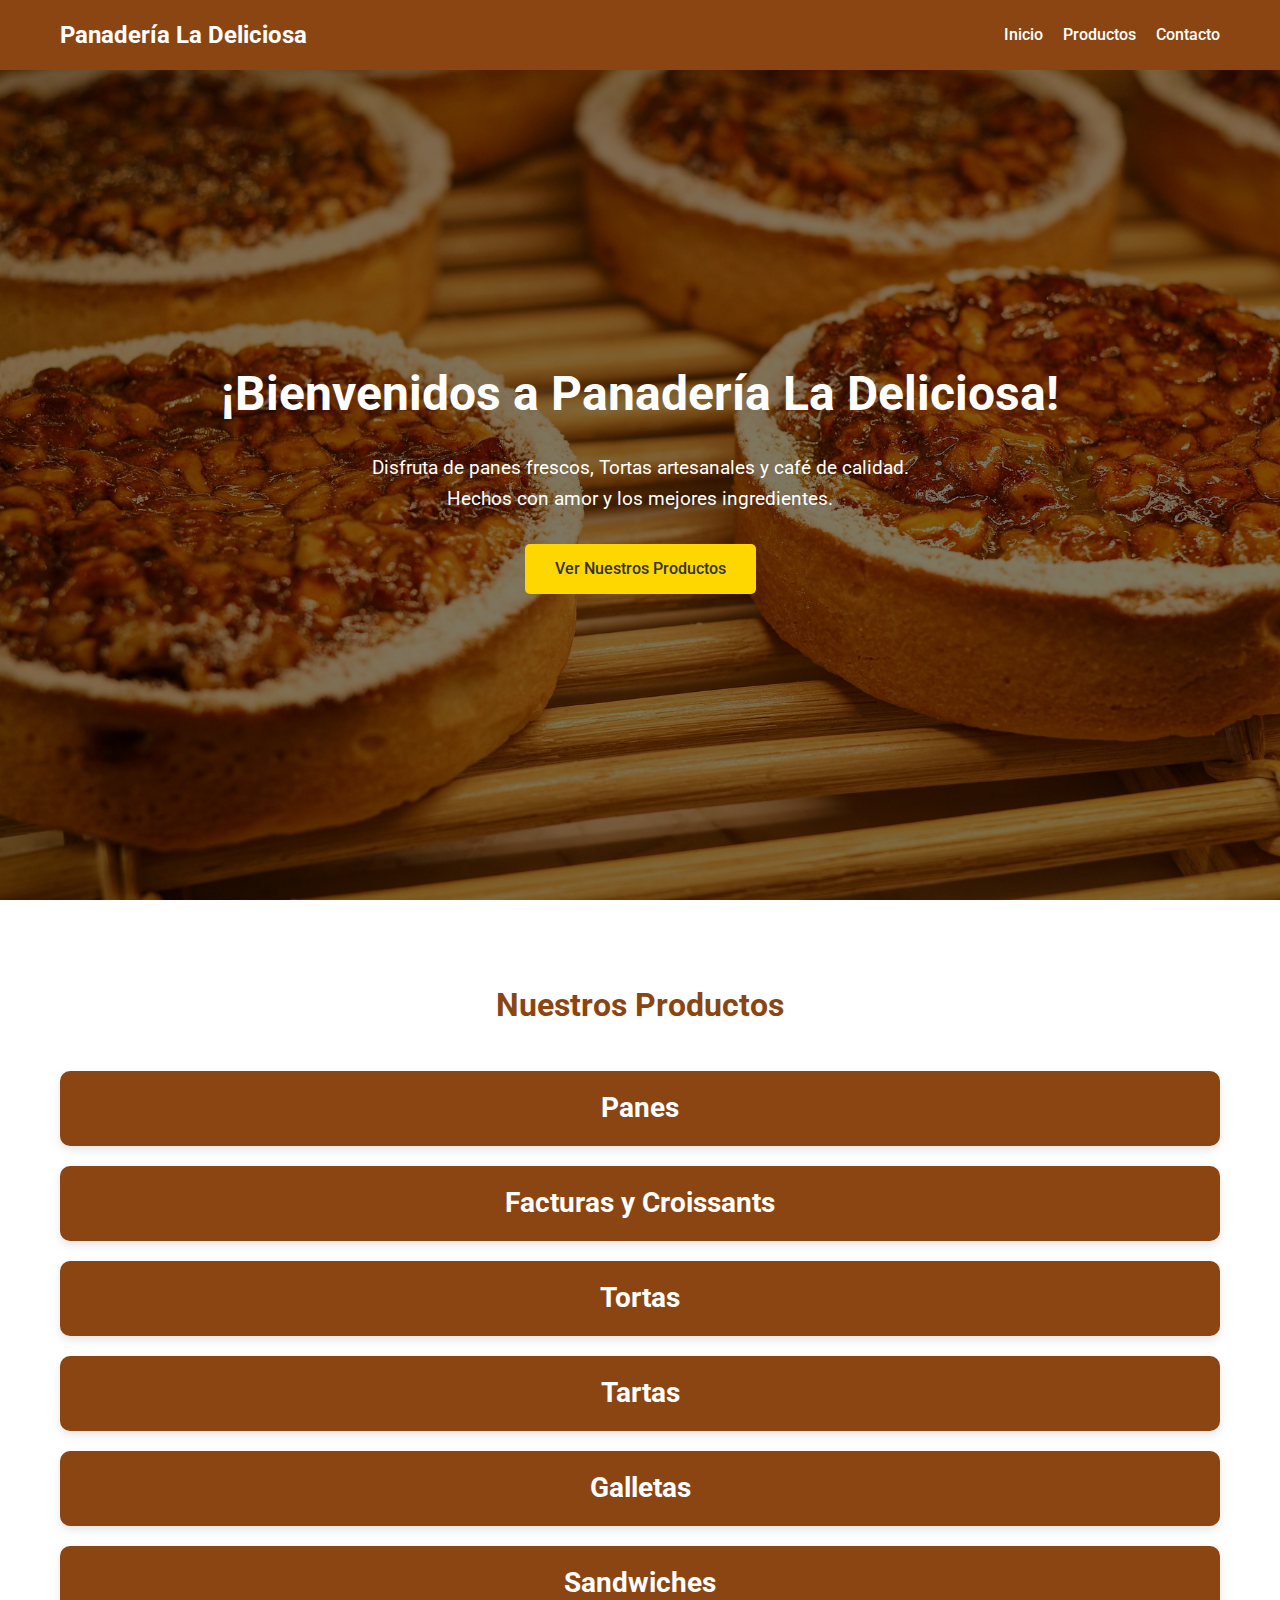
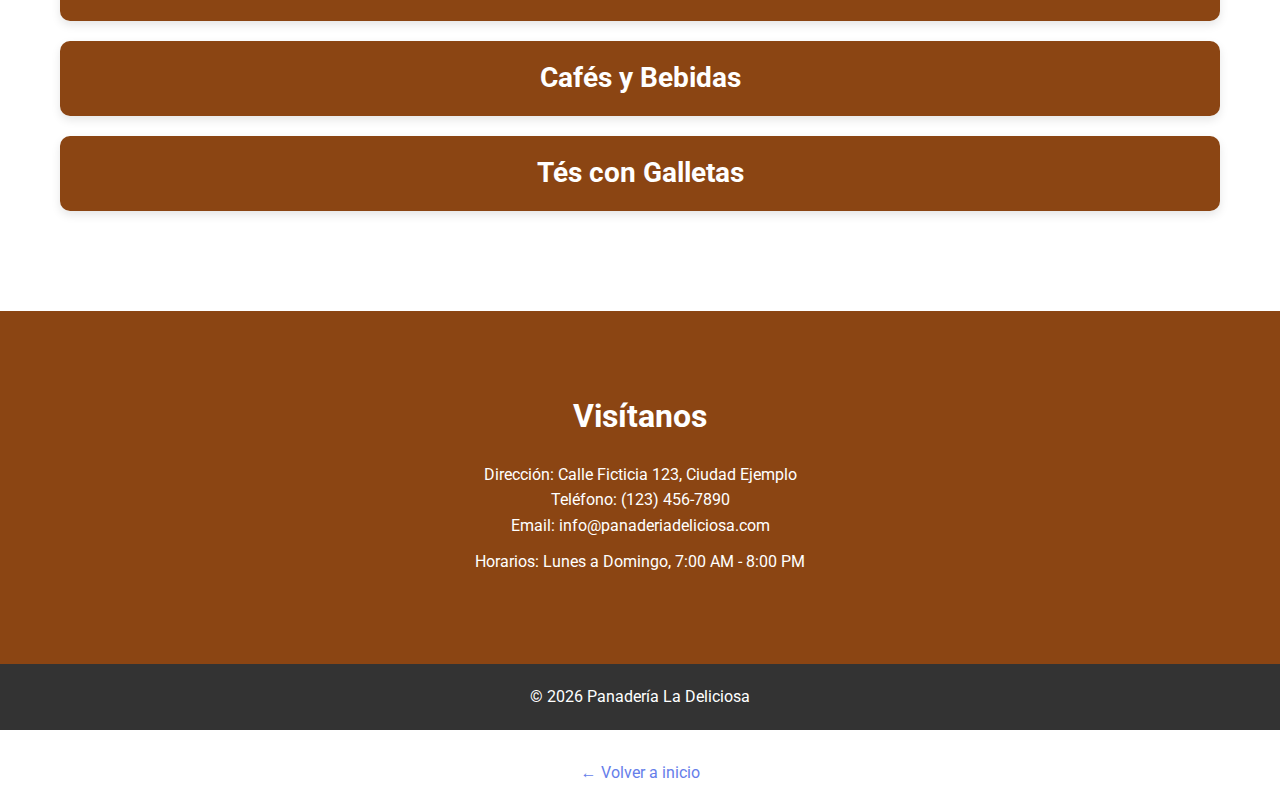
<file: portfolio/landing-page-ejemplo/index.html>
<!DOCTYPE html>
<html lang="es">
<head>
  <meta charset="UTF-8">
  <meta name="viewport" content="width=device-width, initial-scale=1.0">
  <title>Panadería La Deliciosa - Pan Fresco y Tortas Artesanales</title>
  <meta name="description" content="Descubre los mejores panes y Tortas artesanales en Panadería La Deliciosa. ¡Visítanos hoy!">
  <link href="https://fonts.googleapis.com/css2?family=Roboto:wght@300;400;500;700&display=swap" rel="stylesheet">
  <link rel="stylesheet" href="styles.css">
</head>
<body>
  <header>
    <nav>
      <div class="logo">Panadería La Deliciosa</div>
      <ul>
        <li><a href="#inicio">Inicio</a></li>
        <li><a href="#productos">Productos</a></li>
        <li><a href="#contacto">Contacto</a></li>
      </ul>
    </nav>
  </header>

  <section id="inicio" class="hero">
    <div class="hero-bg active" style="background-image: url('imagenes/Baguette Francesa.jpg');"></div>
    <div class="hero-bg" style="background-image: url('imagenes/Croissant.jpg');"></div>
    <div class="hero-bg" style="background-image: url('imagenes/Pan Integral.jpg');"></div>
    <div class="hero-bg" style="background-image: url('imagenes/Pan de Semillas.jpg');"></div>
    <div class="hero-overlay"></div>
    <div class="hero-content">
      <h1>¡Bienvenidos a Panadería La Deliciosa!</h1>
      <p>Disfruta de panes frescos, Tortas artesanales y café de calidad. Hechos con amor y los mejores ingredientes.</p>
      <a href="#productos" class="btn">Ver Nuestros Productos</a>
    </div>
  </section>

  <section id="productos" class="products">
    <h2>Nuestros Productos</h2>

    <div class="accordion-item category">
      <div class="accordion-header"><h3>Panes</h3></div>
      <div class="accordion-content">
        <div class="product-grid">
          <div class="product-item">
            <h4>Baguette Francesa</h4>
            <p>Pan crujiente por fuera y suave por dentro, perfecto para sandwiches.</p>
            <p class="price">3500 $ por unidad</p>
          </div>
          <div class="product-item">
            <h4>Pan Integral</h4>
            <p>Pan saludable con semillas, ideal para un desayuno nutritivo.</p>
            <p class="price">4200 $ por unidad</p>
          </div>
          <div class="product-item">
            <h4>Ciabatta</h4>
            <p>Pan italiano con textura aireada, excelente para bruschetta.</p>
            <p class="price">3920 $ por unidad</p>
          </div>
          <div class="product-item">
            <h4>Pan de Centeno</h4>
            <p>Pan denso y nutritivo con harina de centeno.</p>
            <p class="price">4480 $ por unidad</p>
          </div>
          <div class="product-item">
            <h4>Pan de Masa Madre</h4>
            <p>Pan artesanal fermentado naturalmente, con sabor único.</p>
            <p class="price">5600 $ por unidad</p>
          </div>
          <div class="product-item">
            <h4>Pan de Ajo</h4>
            <p>Pan con ajo y hierbas, perfecto como acompañamiento.</p>
            <p class="price">3780 $ por unidad</p>
          </div>
          <div class="product-item">
            <h4>Pan de Maíz</h4>
            <p>Pan dulce de maíz, tradicional y delicioso.</p>
            <p class="price">3640 $ por unidad</p>
          </div>
          <div class="product-item">
            <h4>Pan de Semillas</h4>
            <p>Pan con mezcla de semillas variadas, muy saludable.</p>
            <p class="price">4900 $ por unidad</p>
          </div>
        </div>
      </div>
    </div>

    <div class="accordion-item category">
      <div class="accordion-header"><h3>Facturas y Croissants</h3></div>
      <div class="accordion-content">
        <div class="product-grid">
          <div class="product-item">
            <h4>Croissant de Mantequilla</h4>
            <p>Hojaldre artesanal con mantequilla fresca, ideal para el desayuno.</p>
            <p class="price">2520 $ por unidad</p>
          </div>
          <div class="product-item">
            <h4>Croissant de Chocolate</h4>
            <p>Croissant relleno de chocolate negro derretido.</p>
            <p class="price">2800 $ por unidad</p>
          </div>
          <div class="product-item">
            <h4>Medialuna de Jamón y Queso</h4>
            <p>Factura rellena con jamón y queso derretido.</p>
            <p class="price">3080 $ por unidad</p>
          </div>
          <div class="product-item">
            <h4>Medialuna Dulce</h4>
            <p>Factura dulce con azúcar glas, perfecta con café.</p>
            <p class="price">2100 $ por unidad</p>
          </div>
          <div class="product-item">
            <h4>Danish de Frutas</h4>
            <p>Torta danés con frutas frescas y crema.</p>
            <p class="price">3500 $ por unidad</p>
          </div>
          <div class="product-item">
            <h4>Palmeritas</h4>
            <p>Galletas en forma de palmera, crujientes y dulces.</p>
            <p class="price">1680 $ por unidad</p>
          </div>
          <div class="product-item">
            <h4>Bizcochuelo</h4>
            <p>Torta esponjosa con cobertura de azúcar.</p>
            <p class="price">3920 $ por unidad</p>
          </div>
          <div class="product-item">
            <h4>Churros</h4>
            <p>Churros fritos con azúcar y canela.</p>
            <p class="price">1400 $ por unidad</p>
          </div>
          <div class="product-item">
            <h4>Factura de Crema pastelera</h4>
            <p>Factura rellena con crema pastelera, típica de Argentina.</p>
            <p class="price">2800 $ por unidad</p>
          </div>
          <div class="product-item">
            <h4>Factura de Dulce de Leche</h4>
            <p>Factura dulce rellena con dulce de leche argentino.</p>
            <p class="price">3080 $ por unidad</p>
          </div>
        </div>
      </div>
    </div>

    <div class="accordion-item category">
      <div class="accordion-header"><h3>Tortas</h3></div>
      <div class="accordion-content">
        <div class="product-grid">
          <div class="product-item">
            <h4>Torta de Chocolate</h4>
            <p>Torta húmedo de chocolate con ganache, para los amantes del dulce.</p>
            <p class="price">16800 $ por unidad</p>
          </div>
          <div class="product-item">
            <h4>Torta de Vainilla</h4>
            <p>Torta esponjosa con crema de vainilla y frutas frescas.</p>
            <p class="price">19600 $ por unidad</p>
          </div>
          <div class="product-item">
            <h4>Torta de Zanahoria</h4>
            <p>Torta húmedo con zanahoria y nueces, cubierto con crema de queso.</p>
            <p class="price">18200 $ por unidad</p>
          </div>
          <div class="product-item">
            <h4>Torta de Frutilla</h4>
            <p>Torta con bizcochuelo de vainilla y frutillas frescas.</p>
            <p class="price">21000 $ por unidad</p>
          </div>
          <div class="product-item">
            <h4>Torta de Tres Leches</h4>
            <p>Torta empapada en tres tipos de leche, suave y cremoso.</p>
            <p class="price">20300 $ por unidad</p>
          </div>
          <div class="product-item">
            <h4>Torta de Coco</h4>
            <p>Torta con sabor a coco y cobertura de merengue.</p>
            <p class="price">18900 $ por unidad</p>
          </div>
          <div class="product-item">
            <h4>Torta de Red Velvet</h4>
            <p>Torta rojo con crema de queso, elegante y delicioso.</p>
            <p class="price">22400 $ por unidad</p>
          </div>
          <div class="product-item">
            <h4>Torta de Almendras</h4>
            <p>Torta con almendras tostadas y glaseado de almendra.</p>
            <p class="price">21700 $ por unidad</p>
          </div>
        </div>
      </div>
    </div>

    <div class="accordion-item category">
      <div class="accordion-header"><h3>Tartas</h3></div>
      <div class="accordion-content">
        <div class="product-grid">
          <div class="product-item">
            <h4>Tarta de Manzana</h4>
            <p>Tarta casera con manzanas frescas y canela, servida tibia.</p>
            <p class="price">21000 $ por unidad</p>
          </div>
          <div class="product-item">
            <h4>Tarta de Limón</h4>
            <p>Tarta refrescante con merengue y base de galleta.</p>
            <p class="price">18200 $ por unidad</p>
          </div>
          <div class="product-item">
            <h4>Tarta de Frambuesa</h4>
            <p>Tarta con frambuesas frescas y crema pastelera.</p>
            <p class="price">20300 $ por unidad</p>
          </div>
          <div class="product-item">
            <h4>Tarta de Queso</h4>
            <p>Tarta cremosa de queso con base de galleta.</p>
            <p class="price">22400 $ por unidad</p>
          </div>
          <div class="product-item">
            <h4>Tarta de Chocolate</h4>
            <p>Tarta intensa de chocolate con nueces.</p>
            <p class="price">21700 $ por unidad</p>
          </div>
          <div class="product-item">
            <h4>Tarta de Durazno</h4>
            <p>Tarta con duraznos en almíbar y masa quebrada.</p>
            <p class="price">19600 $ por unidad</p>
          </div>
          <div class="product-item">
            <h4>Tarta de Nueces</h4>
            <p>Tarta con nueces caramelizadas y miel.</p>
            <p class="price">21000 $ por unidad</p>
          </div>
          <div class="product-item">
            <h4>Tarta de Calabaza</h4>
            <p>Tarta otoñal con calabaza y especias.</p>
            <p class="price">18900 $ por unidad</p>
          </div>
        </div>
      </div>
    </div>

    <div class="accordion-item category">
      <div class="accordion-header"><h3>Galletas</h3></div>
      <div class="accordion-content">
        <div class="product-grid">
          <div class="product-item">
            <h4>Galletas de Chocolate Chip</h4>
            <p>Galletas caseras con chips de chocolate, crujientes por fuera y suaves por dentro.</p>
            <p class="price">2100 $ por docena</p>
          </div>
          <div class="product-item">
            <h4>Galletas de Avena</h4>
            <p>Galletas saludables con avena y pasas, perfectas para un snack.</p>
            <p class="price">1680 $ por docena</p>
          </div>
          <div class="product-item">
            <h4>Galletas de Mantequilla</h4>
            <p>Galletas clásicas con mantequilla y azúcar.</p>
            <p class="price">1820 $ por docena</p>
          </div>
          <div class="product-item">
            <h4>Galletas de Jengibre</h4>
            <p>Galletas especiadas con jengibre y miel.</p>
            <p class="price">1960 $ por docena</p>
          </div>
          <div class="product-item">
            <h4>Galletas de Almendra</h4>
            <p>Galletas crujientes con almendras tostadas.</p>
            <p class="price">2240 $ por docena</p>
          </div>
          <div class="product-item">
            <h4>Galletas de Coco</h4>
            <p>Galletas con coco rallado y vainilla.</p>
            <p class="price">2100 $ por docena</p>
          </div>
          <div class="product-item">
            <h4>Galletas de Nuez</h4>
            <p>Galletas con nueces picadas y canela.</p>
            <p class="price">2380 $ por docena</p>
          </div>
          <div class="product-item">
            <h4>Galletas de Pasas</h4>
            <p>Galletas tradicionales con pasas de uva.</p>
            <p class="price">1960 $ por docena</p>
          </div>
        </div>
      </div>
    </div>

    <div class="accordion-item category">
      <div class="accordion-header"><h3>Sandwiches</h3></div>
      <div class="accordion-content">
        <div class="product-grid">
          <div class="product-item">
            <h4>Sandwich de Jamón y Queso</h4>
            <p>Sandwich clásico con jamón, queso y verduras frescas.</p>
            <p class="price">7000 $ por unidad</p>
          </div>
          <div class="product-item">
            <h4>Sandwich Vegetariano</h4>
            <p>Sandwich con verduras asadas, hummus y queso feta.</p>
            <p class="price">6300 $ por unidad</p>
          </div>
          <div class="product-item">
            <h4>Sandwich de Pollo</h4>
            <p>Sandwich con pollo a la parrilla y aderezo de mostaza.</p>
            <p class="price">7700 $ por unidad</p>
          </div>
          <div class="product-item">
            <h4>Sandwich de Atún</h4>
            <p>Sandwich con atún en aceite y mayonesa.</p>
            <p class="price">6720 $ por unidad</p>
          </div>
          <div class="product-item">
            <h4>Sandwich de Roast Beef</h4>
            <p>Sandwich con carne asada y rúcula.</p>
            <p class="price">8400 $ por unidad</p>
          </div>
          <div class="product-item">
            <h4>Sandwich de Huevo</h4>
            <p>Sandwich con huevo revuelto y tocino.</p>
            <p class="price">5880 $ por unidad</p>
          </div>
          <div class="product-item">
            <h4>Sandwich de Pastrami</h4>
            <p>Sandwich con pastrami ahumado y mostaza.</p>
            <p class="price">8120 $ por unidad</p>
          </div>
          <div class="product-item">
            <h4>Sandwich de Queso Grillado</h4>
            <p>Sandwich con queso derretido y pan tostado.</p>
            <p class="price">4900 $ por unidad</p>
          </div>
        </div>
      </div>
    </div>

    <div class="accordion-item category">
      <div class="accordion-header"><h3>Cafés y Bebidas</h3></div>
      <div class="accordion-content">
        <div class="product-grid">
          <div class="product-item">
            <h4>Café Americano</h4>
            <p>Café negro fuerte, preparado con granos recién tostados.</p>
            <p class="price">4200 $ por unidad</p>
          </div>
          <div class="product-item">
            <h4>Capuccino</h4>
            <p>Café con leche espumosa y cacao en polvo.</p>
            <p class="price">4900 $ por unidad</p>
          </div>
          <div class="product-item">
            <h4>Café Latte</h4>
            <p>Café con leche al vapor y espuma ligera.</p>
            <p class="price">5320 $ por unidad</p>
          </div>
          <div class="product-item">
            <h4>Café Mocha</h4>
            <p>Café con chocolate y leche, cremoso y dulce.</p>
            <p class="price">5600 $ por unidad</p>
          </div>
          <div class="product-item">
            <h4>Café Espresso</h4>
            <p>Café concentrado y fuerte, shot puro.</p>
            <p class="price">3500 $ por unidad</p>
          </div>
          <div class="product-item">
            <h4>Café Macchiato</h4>
            <p>Espresso con una gota de leche espumosa.</p>
            <p class="price">4480 $ por unidad</p>
          </div>
          <div class="product-item">
            <h4>Café Frío</h4>
            <p>Café frío con hielo y leche, refrescante.</p>
            <p class="price">4900 $ por unidad</p>
          </div>
          <div class="product-item">
            <h4>Café con Leche</h4>
            <p>Café tradicional con leche caliente.</p>
            <p class="price">4200 $ por unidad</p>
          </div>
        </div>
      </div>
    </div>

    <div class="accordion-item category">
      <div class="accordion-header"><h3>Tés con Galletas</h3></div>
      <div class="accordion-content">
        <div class="product-grid">
          <div class="product-item">
            <h4>Té Verde con Galletas</h4>
            <p>Té verde orgánico acompañado de galletas caseras.</p>
            <p class="price">5600 $ por unidad</p>
          </div>
          <div class="product-item">
            <h4>Té de Manzanilla con Galletas</h4>
            <p>Té relajante de manzanilla con galletas de avena.</p>
            <p class="price">5320 $ por unidad</p>
          </div>
          <div class="product-item">
            <h4>Té Negro con Galletas</h4>
            <p>Té negro fuerte con galletas de chocolate.</p>
            <p class="price">5880 $ por unidad</p>
          </div>
          <div class="product-item">
            <h4>Té de Hierbas con Galletas</h4>
            <p>Té de hierbas mixtas con galletas de jengibre.</p>
            <p class="price">5600 $ por unidad</p>
          </div>
          <div class="product-item">
            <h4>Té de Frutas con Galletas</h4>
            <p>Té de frutas rojas con galletas de almendra.</p>
            <p class="price">6300 $ por unidad</p>
          </div>
          <div class="product-item">
            <h4>Té Chai con Galletas</h4>
            <p>Té chai especiado con galletas de coco.</p>
            <p class="price">6020 $ por unidad</p>
          </div>
          <div class="product-item">
            <h4>Té Blanco con Galletas</h4>
            <p>Té blanco delicado con galletas de nuez.</p>
            <p class="price">6160 $ por unidad</p>
          </div>
          <div class="product-item">
            <h4>Té de Menta con Galletas</h4>
            <p>Té de menta fresca con galletas de pasas.</p>
            <p class="price">5460 $ por unidad</p>
          </div>
        </div>
      </div>
    </div>

  </section>

  <section id="contacto" class="contact">
    <h2>Visítanos</h2>
    <p>Dirección: Calle Ficticia 123, Ciudad Ejemplo<br>Teléfono: (123) 456-7890<br>Email: info@panaderiadeliciosa.com</p>
    <p>Horarios: Lunes a Domingo, 7:00 AM - 8:00 PM</p>
  </section>

  <footer>
    <p>&copy; 2026 Panadería La Deliciosa</p>
  </footer>

  <script>
    // Smooth scrolling
    document.querySelectorAll('nav a').forEach(anchor => {
      anchor.addEventListener('click', function (e) {
        e.preventDefault();
        const target = document.querySelector(this.getAttribute('href'));
        target.scrollIntoView({
          behavior: 'smooth'
        });
      });
    });

    // Background slideshow
    const heroBgs = document.querySelectorAll('.hero-bg');
    let currentImageIndex = 0;
    setInterval(() => {
      heroBgs[currentImageIndex].classList.remove('active');
      currentImageIndex = (currentImageIndex + 1) % heroBgs.length;
      heroBgs[currentImageIndex].classList.add('active');
    }, 5000);

    // Accordion functionality
    document.querySelectorAll('.accordion-header').forEach(header => {
      header.addEventListener('click', () => {
        const item = header.parentElement;
        item.classList.toggle('open');
      });
    });
  </script>
  <p style="text-align: center; margin-top: 30px;"><a href="../../index.html" style="color: #667eea; text-decoration: none; font-size: 16px;">← Volver a inicio</a></p>
</body>
</html>
</file>
<file: styles.css>
* {
  margin: 0;
  padding: 0;
  box-sizing: border-box;
}
html {
  scroll-behavior: smooth;
}
body {
  font-family: 'Roboto', sans-serif;
  line-height: 1.6;
  color: #333;
  background: linear-gradient(135deg, #f4f4f4 0%, #e9ecef 100%);
  background-attachment: fixed;
  overflow-x: hidden;
}
header {
  background: radial-gradient(circle at center, #b5bbc6 0%, #4c51bf 100%);
  color: white;
  padding: 0.5rem 0;
  position: fixed;
  width: 100%;
  top: 0;
  z-index: 1000;
  box-shadow: 0 4px 20px rgba(0,0,0,0.3);
}
nav {
  display: flex;
  justify-content: space-between;
  align-items: center;
  padding: 0;
  width: 100%;
}
.logo {
  font-size: 1.8rem;
  font-weight: 700;
  margin-left: 20px;
}
.center-logo {
  height: 85px;
  width: auto;
  filter: drop-shadow(0 2px 4px rgba(0,0,0,0.5));
}
nav ul {
  list-style: none;
  display: flex;
  margin-right: 20px;
}
nav ul {
  list-style: none;
  display: flex;
}
nav ul li {
  margin-left: 30px;
}
.dropdown {
  position: relative;
}
.dropdown-menu {
  display: none;
  position: absolute;
  top: 100%;
  left: 0;
  background: white;
  box-shadow: 0 8px 25px rgba(0,0,0,0.15);
  border-radius: 8px;
  min-width: 200px;
  padding: 8px 0;
  border: 1px solid #e9ecef;
  animation: dropdownFade 0.2s ease;
}
@keyframes dropdownFade {
  from {
    opacity: 0;
    transform: translateY(-10px);
  }
  to {
    opacity: 1;
    transform: translateY(0);
  }
}
.dropdown:hover .dropdown-menu {
  display: block;
}
.dropdown-menu li {
  margin: 0;
}
.dropdown-menu li a {
  display: flex;
  align-items: center;
  gap: 10px;
  padding: 12px 18px;
  color: #333;
  text-decoration: none;
  transition: all 0.2s ease;
  font-weight: 500;
}
.dropdown-menu li a:hover {
  background: linear-gradient(90deg, #f0f4ff 0%, #e8f0ff 100%);
  color: #667eea;
  padding-left: 22px;
}
.menu-icon {
  width: 1.25rem;
  height: 1.25rem;
  flex-shrink: 0;
}
nav ul li a {
  color: white;
  text-decoration: none;
  font-weight: 500;
  transition: color 0.3s;
}
nav ul li a:hover {
  color: #cce7ff;
}
.hero {
  background: linear-gradient(135deg, rgba(102, 126, 234, 0.9) 0%, rgba(118, 75, 162, 0.9) 100%), url('Images/hero-bg.jpg') center/cover no-repeat;
  color: white;
  padding: 250px 0 150px;
  text-align: center;
  position: relative;
  max-width: none;
  margin: 0;
  width: 100vw;
  border-radius: 0;
}
.hero::before {
  content: '';
  position: absolute;
  top: 0;
  left: 0;
  right: 0;
  bottom: 0;
  background: rgba(255,255,255,0.1);
  z-index: 1;
}
.hero > * {
  position: relative;
  z-index: 2;
}
.hero h1 {
  font-size: 3.5rem;
  margin-bottom: 20px;
  font-weight: 700;
  letter-spacing: 1px;
  text-shadow: 3px 3px 6px rgba(0,0,0,0.8);
}
.hero p {
  font-size: 1.3rem;
  margin-bottom: 30px;
  text-shadow: 2px 2px 4px rgba(0,0,0,0.8);
}
.btn {
  background: #7f8c8d;
  color: white;
  padding: 12px 30px;
  text-decoration: none;
  border-radius: 25px;
  font-weight: 500;
  transition: all 0.3s ease;
  border: none;
  box-shadow: 0 4px 15px rgba(127, 140, 141, 0.4);
}
.btn:hover {
  background: #6c7b7d;
  transform: translateY(-2px);
  box-shadow: 0 6px 20px rgba(127, 140, 141, 0.6);
}
.btn:focus {
  outline: 2px solid #667eea;
  outline-offset: 2px;
}
section {
  max-width: 1200px;
  margin: 80px auto;
  padding: 0 20px;
}
.services {
  display: grid;
  grid-template-columns: repeat(3, 1fr);
  gap: 40px;
}
.service-card {
  background: #f8f9ff;
  padding: 20px 20px 20px 20px; /* Balanced padding, expansion via max-height */
  border-radius: 20px;
  box-shadow: 0 4px 15px rgba(0,0,0,0.1);
  text-align: center;
  transition: transform 0.3s ease, box-shadow 0.3s ease, background 0.3s ease;
  border: 1px solid #e9ecef;
  cursor: pointer;
  position: relative;
  overflow: hidden;
}
.service-card::before {
  content: '';
  position: absolute;
  top: 0;
  left: -100%;
  width: 100%;
  height: 100%;
  background: linear-gradient(90deg, transparent, rgba(102, 126, 234, 0.1), transparent);
  transition: left 0.5s;
}
.service-card:hover::before {
  left: 100%;
}
.service-card::after {
  content: '';
  position: absolute;
  bottom: 10px;
  left: 50%;
  transform: translateX(-50%);
  width: 0;
  height: 0;
  border-left: 6px solid transparent;
  border-right: 6px solid transparent;
  border-top: 6px solid #667eea;
  transition: transform 0.3s ease;
}
.service-card:hover::after {
  border-top-color: #5a67d8;
}
.service-card.selected::after {
  transform: translateX(-50%) rotate(180deg);
}
.service-card:hover {
  transform: translateY(-5px) scale(1.02);
  box-shadow: 0 10px 30px rgba(0,0,0,0.15);
  background: linear-gradient(145deg, #f0f4ff 0%, #e8f0ff 100%);
}
.service-card.selected {
  background: linear-gradient(145deg, #e8f0ff 0%, #d0e0ff 100%);
  box-shadow: 0 0 0 3px #667eea, 0 8px 25px rgba(102, 126, 234, 0.3);
}
.service-card.selected:hover {
  transform: translateY(-5px) scale(1.02);
  box-shadow: 0 0 0 3px #667eea, 0 12px 35px rgba(102, 126, 234, 0.4);
}
.service-card p {
  opacity: 0;
  max-height: 0;
  overflow: hidden;
  transform: translateY(-10px);
  transition: opacity 0.3s ease, transform 0.3s ease, max-height 0.3s ease;
  margin-bottom: 0;
}
.service-icon {
  width: 40px;
  height: 40px;
  margin-bottom: 5px; /* Reduced margin for compactness */
  display: block;
  margin-left: auto;
  margin-right: auto;
  transition: transform 0.3s ease;
}
.service-card:hover .service-icon {
  transform: scale(1.1);
}
.service-card h3 {
  margin-bottom: 5px; /* Reduced margin for compactness */
  color: #667eea;
  font-weight: 600;
  transition: color 0.3s ease;
}
.service-card:hover h3 {
  color: #5a67d8;
}

/* Success Cases Section */
.success-cases {
  background: #f8f9fa;
  padding: 80px 20px;
  margin: 0;
  max-width: 100%;
}

.cases-container {
  display: grid;
  grid-template-columns: repeat(auto-fit, minmax(500px, 1fr));
  gap: 40px;
  max-width: 1200px;
  margin: 0 auto;
  align-items: start;
}

.case-card {
  background: white;
  border-radius: 15px;
  padding: 25px 35px;
  box-shadow: 0 5px 20px rgba(0,0,0,0.08);
  transition: transform 0.3s ease, box-shadow 0.3s ease, padding 0.3s ease;
  border-left: 5px solid #667eea;
  cursor: pointer;
}

.case-card[data-expanded="false"]:hover {
  transform: translateY(-3px);
  box-shadow: 0 12px 35px rgba(102, 126, 234, 0.2);
}

.case-card[data-expanded="true"] {
  padding: 35px;
  cursor: default;
}

.case-header {
  display: flex;
  align-items: center;
  gap: 15px;
  margin-bottom: 0;
  padding-bottom: 0;
  border-bottom: none;
  transition: margin-bottom 0.3s ease, padding-bottom 0.3s ease;
}

.case-card[data-expanded="true"] .case-header {
  margin-bottom: 25px;
  padding-bottom: 20px;
  border-bottom: 2px solid #f0f0f0;
}

.case-icon {
  width: 3rem;
  height: 3rem;
  flex-shrink: 0;
}

.expand-icon {
  width: 24px;
  height: 24px;
  margin-left: auto;
  flex-shrink: 0;
  transition: transform 0.3s ease;
}

.case-card[data-expanded="true"] .expand-icon {
  transform: rotate(180deg);
}

.case-header h3 {
  color: #333;
  font-size: 1.3rem;
  font-weight: 600;
  margin: 0;
  line-height: 1.3;
  flex: 1;
}

.case-details {
  display: flex;
  flex-direction: column;
  gap: 20px;
  margin-bottom: 0;
  max-height: 0;
  opacity: 0;
  overflow: hidden;
  transition: max-height 0.5s ease, opacity 0.4s ease, margin-bottom 0.3s ease;
}

.case-card[data-expanded="true"] .case-details {
  max-height: 2000px;
  opacity: 1;
  margin-bottom: 0;
}

.case-challenge,
.case-solution,
.case-impact {
  background: #f8f9ff;
  padding: 18px;
  border-radius: 10px;
  border-left: 3px solid #667eea;
}

.case-challenge h4,
.case-solution h4,
.case-impact h4 {
  color: #667eea;
  font-size: 1rem;
  font-weight: 600;
  margin: 0 0 10px 0;
  text-transform: uppercase;
  letter-spacing: 0.5px;
}

.case-challenge p,
.case-solution p,
.case-impact p {
  color: #555;
  font-size: 0.95rem;
  line-height: 1.6;
  margin: 0;
  text-align: justify;
}

@media (max-width: 768px) {
  .cases-container {
    grid-template-columns: 1fr;
  }
  
  .case-header {
    flex-direction: row;
    flex-wrap: wrap;
  }
  
  .case-header h3 {
    font-size: 1.1rem;
    flex-basis: calc(100% - 90px);
  }
  
  .expand-icon {
    order: 3;
  }
}

.about {
  text-align: center;
  background: linear-gradient(rgba(255,255,255,0.9), rgba(255,255,255,0.9)), url('Images/about-bg.jpg') center/cover no-repeat;
  padding: 60px 20px;
  border-radius: 0;
  box-shadow: 0 4px 15px rgba(0,0,0,0.1);
  margin: 80px 0;
  width: 100vw;
  max-width: none;
  border: 1px solid #e9ecef;
}
.portfolio {
  text-align: center;
  background: white;
  padding: 60px 20px;
  border-radius: 20px;
  box-shadow: 0 4px 15px rgba(0,0,0,0.1);
  margin: 80px auto;
  max-width: 1200px;
  border: 1px solid #e9ecef;
}
.portfolio-grid {
  display: flex;
  flex-wrap: wrap;
  justify-content: center;
  gap: 30px;
  margin-top: 30px;
}
.portfolio-item {
  flex: 0 1 calc(33.333% - 30px);
  max-width: 350px;
}
.portfolio-item:hover {
  transform: translateY(-5px);
}
.portfolio-item h3 {
  color: #667eea;
  margin-bottom: 15px;
}
.portfolio-item p {
  margin-bottom: 20px;
}
.portfolio-icon {
  width: 30px;
  height: 30px;
  margin-bottom: 15px;
  display: block;
  margin-left: auto;
  margin-right: auto;
}
.contact {
  background: #f0f0ff;
  color: #333;
  padding: 60px 20px;
  text-align: center;
  margin: 80px 0;
  width: 100%;
}
.contact h2 {
  color: #667eea;
  margin-bottom: 20px;
  font-size: 2.5rem;
  font-weight: 700;
}
.contact p {
  margin-bottom: 40px;
  font-size: 1.2rem;
  line-height: 1.6;
}
.contact form {
  max-width: 600px;
  margin: 0 auto;
}
.contact input, .contact textarea {
  width: 100%;
  padding: 12px;
  margin-bottom: 15px;
  border: 1px solid #ddd;
  border-radius: 8px;
  font-family: 'Roboto', sans-serif;
  font-size: 16px;
  transition: border-color 0.3s;
}
.contact input:focus, .contact textarea:focus {
  outline: none;
  border-color: #667eea;
  box-shadow: 0 0 5px rgba(102, 126, 234, 0.3);
}
.contact button {
  background: linear-gradient(90deg, #667eea 0%, #4c51bf 50%, #667eea 100%);
  color: white;
  padding: 12px 30px;
  border: none;
  border-radius: 8px;
  cursor: pointer;
  font-weight: 500;
  font-size: 16px;
  transition: background 0.3s, transform 0.3s;
  box-shadow: 0 4px 15px rgba(102, 126, 234, 0.3);
}
.contact button:hover {
  background: linear-gradient(90deg, #5a67d8 0%, #3b3f8a 50%, #5a67d8 100%);
  transform: translateY(-2px);
  box-shadow: 0 6px 20px rgba(102, 126, 234, 0.4);
}
.contact button:focus {
  outline: 2px solid #667eea;
  outline-offset: 2px;
}
footer {
  background: linear-gradient(90deg, #343a40 0%, #495057 100%);
  color: white;
  text-align: center;
  padding: 20px;
}
/* Animaciones sutiles */
@keyframes fadeIn {
  from { opacity: 0; transform: translateY(20px); }
  to { opacity: 1; transform: translateY(0); }
}
section {
  animation: fadeIn 1s ease-out;
}
#servicios, #acerca, #contacto, #portfolioSection {
  scroll-margin-top: 120px;
}
.service-card {
  transition: transform 0.3s ease, box-shadow 0.3s ease;
}
.service-card:hover {
  transform: translateY(-5px);
  box-shadow: 0 8px 16px rgba(0,0,0,0.2);
}
.btn {
  transition: all 0.3s ease;
}
.btn:hover {
  transform: scale(1.05);
}
@media (max-width: 768px) {
  .hero {
    padding: 100px 20px 60px;
  }
  .hero h1 {
    font-size: 2rem;
  }
  .hero p {
    font-size: 1rem;
  }
  nav ul {
    flex-direction: column;
    align-items: center;
  }
  nav ul li {
    margin: 10px 0;
  }
  .center-logo {
    height: 40px;
  }
  .services {
    grid-template-columns: 1fr;
    gap: 20px;
  }
  .service-card {
    padding: 20px;
  }
  .service-icon {
    width: 40px;
    height: 40px;
  }
  section {
    padding: 0 15px;
    margin: 60px auto;
  }
  .about, .contact {
    padding: 40px 15px;
  }
  .contact form {
    max-width: 100%;
  }
}
@media (max-width: 768px) and (orientation: portrait) {
  .center-logo {
    height: 40px;
  }
}
@media (max-width: 768px) and (orientation: landscape) {
  .center-logo {
    height: 35px;
  }
}
@media (max-width: 480px) {
  .hero h1 {
    font-size: 1.8rem;
  }
  .hero p {
    font-size: 0.9rem;
  }
  .logo {
    font-size: 1.5rem;
  }
  .service-card h3 {
    font-size: 1.1rem;
  }
  .service-card p {
    font-size: 0.9rem;
  }
  .about h2, .contact h2 {
    font-size: 1.5rem;
  }
  footer p {
    font-size: 0.9rem;
  }
}
@media (min-width: 1200px) {
  .hero h1 {
    font-size: 4rem;
  }
  .hero p {
    font-size: 1.5rem;
  }
  .about h2 {
    font-size: 3rem;
  }
  .about p {
    font-size: 1.2rem;
    max-width: 900px !important;
  }
  .contact p {
    font-size: 1.4rem;
  }
  .contact input, .contact textarea {
    font-size: 18px;
  }
}

/* Portfolio toggle and section */
.portfolio-toggle {
  font-size: 1.1em;
  padding: 12px 24px;
  background: linear-gradient(135deg, #667eea 0%, #764ba2 100%);
  color: white;
  border: none;
  border-radius: 25px;
  cursor: pointer;
  transition: all 0.3s ease;
  box-shadow: 0 4px 15px rgba(102, 126, 234, 0.3);
}

.portfolio-toggle:hover {
  transform: translateY(-2px);
  box-shadow: 0 6px 20px rgba(102, 126, 234, 0.4);
}

.portfolio-section {
  background: linear-gradient(135deg, #f8f9fa 0%, #e9ecef 100%);
  border-radius: 20px;
  margin-top: 40px;
  padding: 20px 20px 0 20px;
  box-shadow: 0 8px 25px rgba(0, 0, 0, 0.1);
  width: 100vw;
  margin-left: calc(-50vw + 50%);
}

.portfolio-item h3, .portfolio-item p {
  text-align: center;
}

.portfolio-item .btn {
  display: block;
  margin: 0 auto;
  width: fit-content;
}

.portfolio-item {
  background: linear-gradient(145deg, #e3f2fd 0%, #f8f9fa 100%);
  padding: 15px;
  border-radius: 15px;
  box-shadow: 0 4px 15px rgba(0,0,0,0.1);
  border: 1px solid #e9ecef;
  border-left: 3px solid #667eea;
  cursor: pointer;
  transition: transform 0.3s ease, box-shadow 0.3s ease;
}

.portfolio-item:hover {
  transform: translateY(-5px);
  box-shadow: 0 8px 20px rgba(0,0,0,0.2);
}

.link-text {
  color: #667eea;
  text-decoration: none;
  font-weight: 500;
  transition: color 0.3s ease;
  text-align: center;
  display: block;
}

.link-text:hover {
  color: #764ba2;
  text-decoration: underline;
}

/* Responsive Design */
@media (max-width: 768px) {
  nav {
    flex-direction: column;
    padding: 0 10px;
  }
  .logo {
    font-size: 1.5rem;
    margin-bottom: 10px;
    margin-left: 0;
  }
  .center-logo {
    height: 65px;
    margin-bottom: 10px;
    filter: drop-shadow(0 2px 4px rgba(0,0,0,0.5));
  }
  nav ul {
    flex-direction: column;
    width: 100%;
    margin-right: 0;
  }
  nav ul li {
    margin: 10px 0;
  }
  .dropdown-menu {
    position: static;
    display: none;
    box-shadow: none;
    background: rgba(255,255,255,0.1);
  }
  .dropdown:hover .dropdown-menu {
    display: block;
  }
  .hero {
    padding: 150px 20px 100px;
  }
  .hero h1 {
    font-size: 2rem;
  }
  .hero p {
    font-size: 1rem;
  }
  .services {
    grid-template-columns: 1fr;
  }
  .service-card {
    padding: 20px;
  }
  .portfolio-grid {
    grid-template-columns: 1fr;
  }
  .portfolio-item {
    padding: 20px;
  }
  .about-content {
    flex-direction: column;
  }
  .about-text, .about-image {
    width: 100%;
  }
  .contact-form {
    grid-template-columns: 1fr;
  }
  footer .footer-content {
    flex-direction: column;
    text-align: center;
  }
}

@media (max-width: 480px) {
  .hero h1 {
    font-size: 1.8rem;
  }
  .hero p {
    font-size: 0.9rem;
  }
  .btn {
    padding: 10px 20px;
    font-size: 0.9rem;
  }
  .service-card h3 {
    font-size: 1.2rem;
  }
  .portfolio-item h3 {
    font-size: 1.3rem;
  }
}
@media (min-width: 1200px) {
  section {
    max-width: none;
  }
}
</file>
<file: portfolio/gestion-clientes/styles.css>
body {
  background: linear-gradient(135deg, #667eea 0%, #764ba2 100%);
  font-family: 'Roboto', sans-serif;
  margin: 0;
  padding: 20px;
}
.container {
  max-width: 1200px;
  margin: 0 auto;
  background: white;
  padding: 30px;
  border-radius: 15px;
  box-shadow: 0 4px 15px rgba(0,0,0,0.1);
  position: relative;
}
.small-logo {
  position: absolute;
  top: 10px;
  right: 10px;
  height: 60px;
  width: auto;
}
h1 {
  text-align: center;
  color: #667eea;
  margin-bottom: 30px;
}
p {
  text-align: center;
  margin-bottom: 20px;
  color: #666;
  font-size: 16px;
}
.management-section {
  background: linear-gradient(135deg, #f8f9fa 0%, #e9ecef 100%);
  padding: 30px;
  border-radius: 15px;
  box-shadow: 0 4px 15px rgba(0,0,0,0.1);
  margin: 30px 0;
  text-align: center;
}
.management-section h3 {
  color: #667eea;
  margin-bottom: 20px;
  font-size: 24px;
  font-weight: 500;
}
.management-buttons {
  display: flex;
  gap: 15px;
  justify-content: center;
  flex-wrap: wrap;
}
.clients-section {
  background: linear-gradient(135deg, #f8f9fa 0%, #e9ecef 100%);
  padding: 30px;
  border-radius: 15px;
  box-shadow: 0 4px 15px rgba(0,0,0,0.1);
  margin: 30px 0;
}
.clients-section h3 {
  color: #667eea;
  margin-bottom: 20px;
  font-size: 24px;
  font-weight: 500;
  text-align: center;
}
.filters {
  display: flex;
  gap: 15px;
  justify-content: center;
  margin-bottom: 20px;
  flex-wrap: wrap;
}
.clients-table {
  overflow-x: auto;
}
table {
  width: 100%;
  border-collapse: collapse;
  margin-top: 20px;
}
th, td {
  padding: 12px;
  text-align: left;
  border-bottom: 1px solid #ddd;
}
th {
  background: #f8f9fa;
  color: #667eea;
  font-weight: 500;
}
.acciones-header {
  text-align: center;
}
.actions-cell {
  display: flex;
  justify-content: center;
  gap: 5px;
}
tr:hover {
  background: #f8f9fa;
}
button {
  background: linear-gradient(90deg, #5a67d8 0%, #4c51bf 50%, #5a67d8 100%);
  color: white;
  border: none;
  padding: 10px 15px;
  border-radius: 8px;
  cursor: pointer;
  font-size: 14px;
  transition: background 0.3s;
  box-shadow: 0 4px 15px rgba(90, 103, 216, 0.3);
}
button:hover {
  background: linear-gradient(90deg, #4c51bf 0%, #3b3f8a 50%, #4c51bf 100%);
  box-shadow: 0 6px 20px rgba(90, 103, 216, 0.4);
}
.modal {
  display: none;
  position: fixed;
  z-index: 1000;
  left: 0;
  top: 0;
  width: 100%;
  height: 100%;
  background-color: rgba(0,0,0,0.5);
}
.modal-content {
  background-color: white;
  margin: 5% auto;
  padding: 30px;
  border-radius: 15px;
  width: 90%;
  max-width: 700px;
  box-shadow: 0 8px 25px rgba(0,0,0,0.2);
  max-height: 80vh;
  overflow-y: auto;
}
.modal-content h3 {
  background: linear-gradient(135deg, #667eea 0%, #764ba2 100%);
  color: white;
  padding: 20px;
  margin: -30px -30px 20px -30px;
  border-radius: 15px 15px 0 0;
  font-size: 1.3rem;
  font-weight: 600;
  text-align: center;
}
.close {
  color: #aaa;
  float: right;
  font-size: 28px;
  font-weight: bold;
  cursor: pointer;
}
.close:hover {
  color: black;
}
#modal-title {
  text-align: center;
  margin-bottom: 20px;
}
form {
  display: grid;
  gap: 15px;
}
.modal-content button {
  width: auto;
  margin: 0 auto;
  display: block;
}
input, textarea {
  padding: 12px;
  border: 1px solid #ddd;
  border-radius: 8px;
  font-size: 16px;
}
textarea {
  resize: vertical;
  min-height: 80px;
}
.message-modal {
  display: none;
  position: fixed;
  z-index: 1001;
  left: 0;
  top: 0;
  width: 100%;
  height: 100%;
  background-color: rgba(0,0,0,0.5);
}
.message-content {
  background-color: white;
  margin: 15% auto;
  padding: 20px;
  border-radius: 10px;
  width: 80%;
  max-width: 400px;
  text-align: center;
  box-shadow: 0 4px 15px rgba(0,0,0,0.3);
}
.message-close {
  color: #aaa;
  float: right;
  font-size: 20px;
  cursor: pointer;
}
.message-close:hover {
  color: black;
}
#notes-history {
  margin-top: 20px;
}
#notes-list li {
  background: #f8f9fa;
  padding: 10px;
  margin-bottom: 5px;
  border-radius: 5px;
  font-size: 14px;
  word-wrap: break-word;
  overflow-wrap: break-word;
  word-break: break-all;
}
#history-list {
  list-style: none;
  padding: 0;
  max-height: 300px;
  overflow-y: auto;
}
#history-list li {
  background: #f8f9fa;
  padding: 10px;
  margin-bottom: 5px;
  border-radius: 5px;
  font-size: 14px;
  word-wrap: break-word;
  overflow-wrap: break-word;
  word-break: break-all;
}
@media (max-width: 768px) {
  .container {
    padding: 20px;
  }
  .modal-content {
    width: 95%;
    margin: 20% auto;
  }
  .filters {
    flex-direction: column;
    align-items: center;
  }
  .management-buttons {
    flex-direction: column;
    align-items: center;
  }
}

@media (max-width: 480px) {
  h1 {
    font-size: 1.5rem;
  }
  .client-card {
    padding: 15px;
  }
  .client-info h3 {
    font-size: 1.1rem;
  }
  .modal-content {
    padding: 15px;
  }
}
@media (max-width: 768px) and (orientation: portrait) {
  .small-logo {
    display: none !important;
  }
}
@media (max-width: 768px) and (orientation: landscape) {
  .small-logo {
    height: 30px;
  }
}
</file>
<file: portfolio/landing-page-ejemplo/styles.css>
/* Reset y base */
* {
  margin: 0;
  padding: 0;
  box-sizing: border-box;
}

body {
  font-family: 'Roboto', sans-serif;
  line-height: 1.6;
  color: #333;
}

/* Header */
header {
  background: #8B4513;
  color: white;
  padding: 1rem 0;
  position: fixed;
  width: 100%;
  top: 0;
  z-index: 100;
}

nav {
  display: flex;
  justify-content: space-between;
  align-items: center;
  max-width: 1200px;
  margin: 0 auto;
  padding: 0 20px;
}

.logo {
  font-size: 1.5rem;
  font-weight: 700;
}

nav ul {
  list-style: none;
  display: flex;
  gap: 20px;
}

nav a {
  color: white;
  text-decoration: none;
  font-weight: 500;
  transition: color 0.3s;
}

nav a:hover {
  color: #FFD700;
}

/* Hero */
.hero {
  position: relative;
  color: white;
  text-align: center;
  padding: 150px 20px 100px;
  min-height: 100vh;
  display: flex;
  flex-direction: column;
  justify-content: center;
  overflow: hidden;
}

.hero-bg {
  position: absolute;
  top: 0;
  left: 0;
  width: 100%;
  height: 100%;
  background-size: cover;
  background-position: center;
  opacity: 0;
  transition: opacity 2s ease-in-out;
}

.hero-bg.active {
  opacity: 1;
}

.hero-overlay {
  position: absolute;
  top: 0;
  left: 0;
  width: 100%;
  height: 100%;
  background: rgba(0,0,0,0.5);
  z-index: 1;
}

.hero-content {
  position: relative;
  z-index: 2;
}

.hero h1 {
  font-size: 3rem;
  margin-bottom: 20px;
}

.hero p {
  font-size: 1.2rem;
  margin-bottom: 30px;
  max-width: 600px;
  margin-left: auto;
  margin-right: auto;
}

.btn {
  background: #FFD700;
  color: #333;
  padding: 12px 30px;
  text-decoration: none;
  border-radius: 5px;
  font-weight: 500;
  display: inline-block;
  transition: background 0.3s;
}

.btn:hover {
  background: #FFA500;
}

/* Products */
.products {
  padding: 80px 20px;
  max-width: 1200px;
  margin: 0 auto;
  text-align: center;
}

.products h2 {
  font-size: 2rem;
  margin-bottom: 40px;
  color: #8B4513;
}

.category {
  margin-bottom: 20px;
  border-radius: 10px;
  overflow: hidden;
  box-shadow: 0 4px 10px rgba(0,0,0,0.1);
}

.accordion-header {
  background: #8B4513;
  color: white;
  padding: 15px;
  cursor: pointer;
  font-size: 1.5rem;
  text-align: center;
  transition: background 0.3s;
}

.accordion-header:hover {
  background: #A0522D;
}

.accordion-content {
  max-height: 0;
  overflow: hidden;
  transition: max-height 0.5s ease-in-out;
  background: rgba(255,255,255,0.95);
}

.category.open .accordion-content {
  max-height: 2000px;
}

.product-grid {
  display: flex;
  flex-direction: column;
  gap: 10px;
  padding: 20px;
}

.product-item {
  display: flex;
  justify-content: space-between;
  align-items: center;
  padding: 10px 0;
  border-bottom: 1px solid #eee;
}

.product-item h4 {
  flex: 1;
  color: #8B4513;
  font-size: 1.1rem;
}

.product-item p {
  flex: 2;
  font-size: 0.9rem;
  color: #555;
}

.product-item .price {
  font-size: 1rem;
  font-weight: bold;
  color: black;
}

/* Contact */
.contact {
  background: #8B4513;
  color: white;
  padding: 80px 20px;
  text-align: center;
}

.contact h2 {
  font-size: 2rem;
  margin-bottom: 20px;
}

.contact p {
  margin-bottom: 10px;
}

/* Footer */
footer {
  background: #333;
  color: white;
  text-align: center;
  padding: 20px;
}

/* Background images for categories */
.category:nth-of-type(1) .accordion-content {
  background: rgba(255,255,255,0.9) url('imagenes/Panes.jpg') no-repeat center/cover;
  background-blend-mode: overlay;
}

.category:nth-of-type(2) .accordion-content {
  background: rgba(255,255,255,0.9) url('imagenes/Croissants.jpg') no-repeat center/cover;
  background-blend-mode: overlay;
}

.category:nth-of-type(3) .accordion-content {
  background: rgba(255,255,255,0.9) url('imagenes/Tortas.jpg') no-repeat center/cover;
  background-blend-mode: overlay;
}

.category:nth-of-type(4) .accordion-content {
  background: rgba(255,255,255,0.9) url('imagenes/Tartas.jpg') no-repeat center/cover;
  background-blend-mode: overlay;
}

.category:nth-of-type(5) .accordion-content {
  background: rgba(255,255,255,0.9) url('imagenes/Galletas.jpg') no-repeat center/cover;
  background-blend-mode: overlay;
}

.category:nth-of-type(6) .accordion-content {
  background: rgba(255,255,255,0.9) url('imagenes/Sandwiches.jpg') no-repeat center/cover;
  background-blend-mode: overlay;
}

.category:nth-of-type(7) .accordion-content {
  background: rgba(255,255,255,0.9) url('imagenes/Café con Galletas.jpg') no-repeat center/cover;
  background-blend-mode: overlay;
}

.category:nth-of-type(8) .accordion-content {
  background: rgba(255,255,255,0.9) url('imagenes/Te con Galletas.jpg') no-repeat center/cover;
  background-blend-mode: overlay;
}

/* Responsive */
@media (max-width: 768px) {
  .hero h1 {
    font-size: 2rem;
  }
  nav ul {
    flex-direction: column;
    gap: 10px;
  }
  .product-grid {
    grid-template-columns: 1fr;
  }
}

@media (max-width: 480px) {
  header h1 {
    font-size: 1.8rem;
  }
  .hero p {
    font-size: 1rem;
  }
  .btn {
    padding: 10px 20px;
    font-size: 0.9rem;
  }
  .product-item {
    padding: 15px;
  }
  .product-item h3 {
    font-size: 1.2rem;
  }
  footer {
    padding: 20px;
  }
}
</file>
